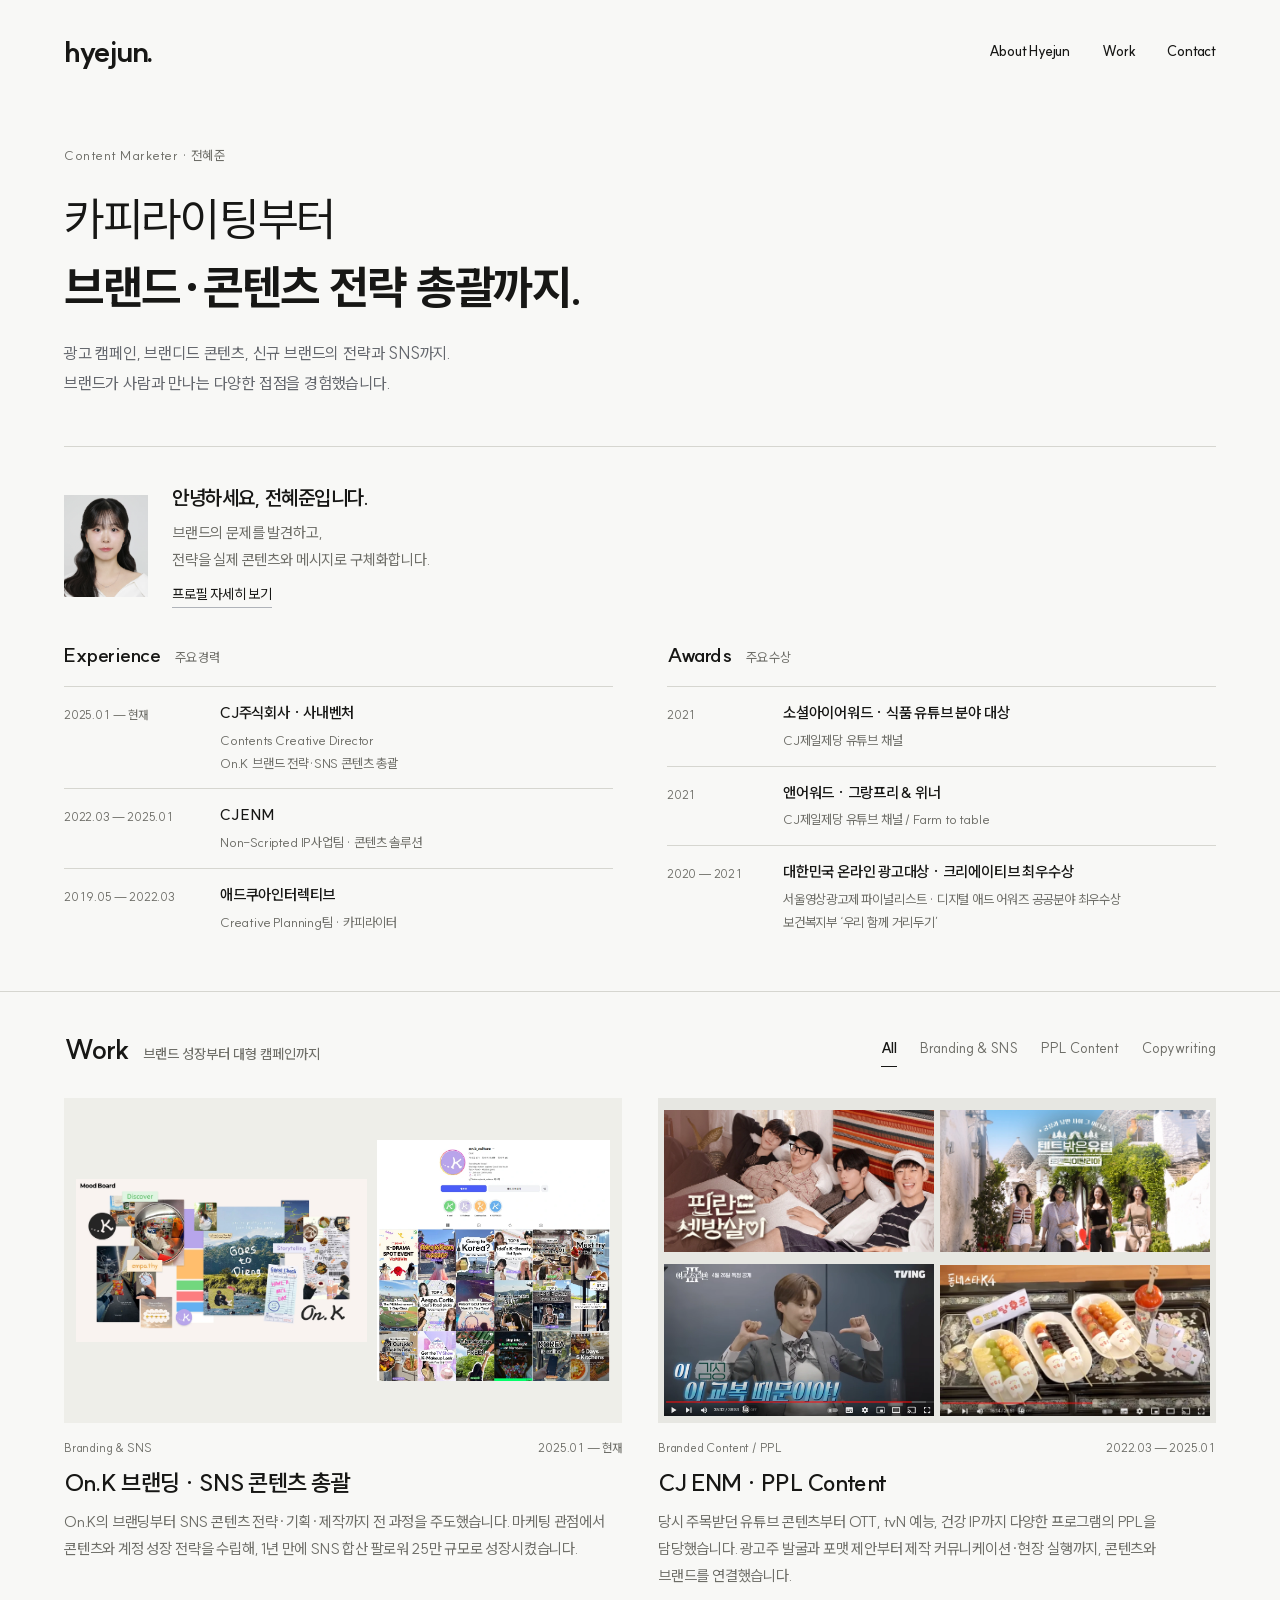
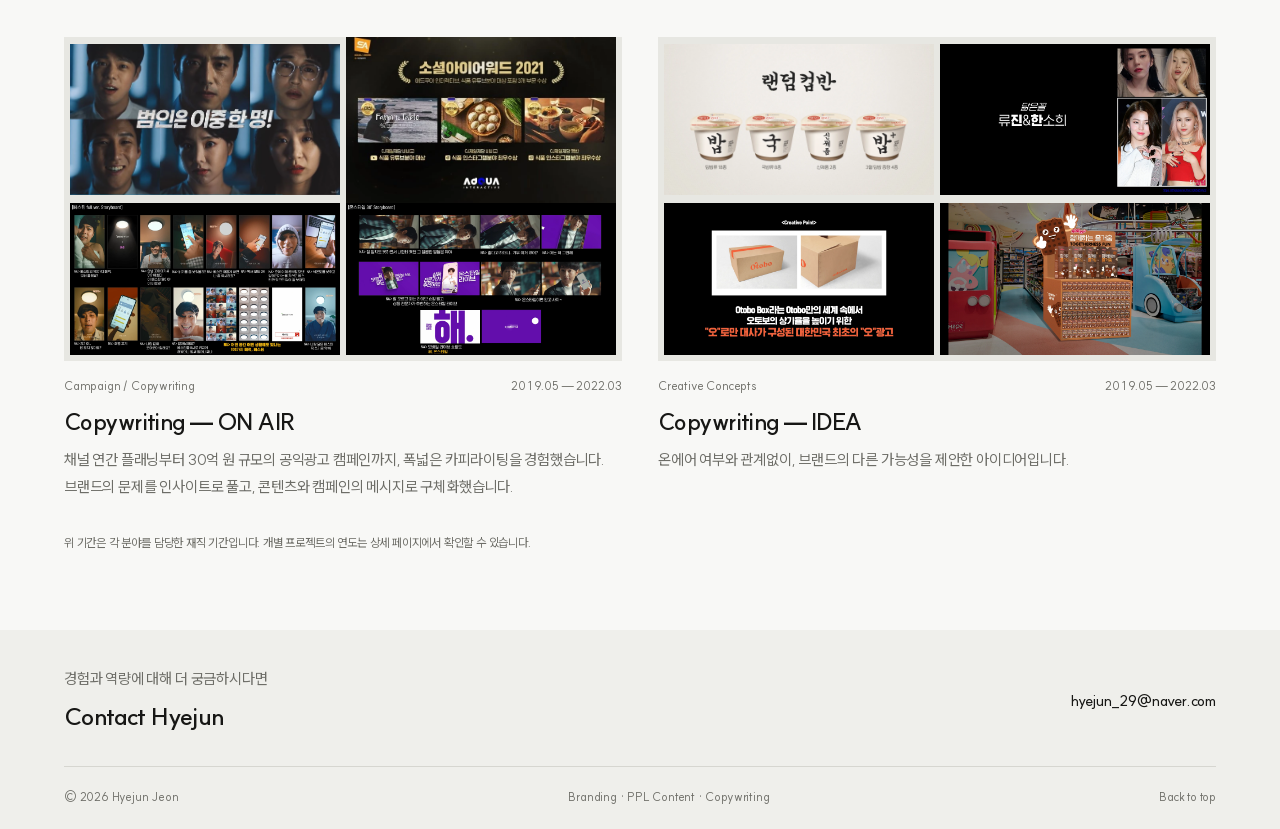
<file: index.html>
<!doctype html><html lang="ko"><head><meta charset="UTF-8"><meta name="viewport" content="width=device-width,initial-scale=1"><title>전혜준 | Content Marketer</title><meta name="description" content="카피라이팅부터 브랜드·콘텐츠 전략까지, 전혜준의 포트폴리오."><meta name="theme-color" content="#f8f8f6"><link rel="icon" href="favicon.svg" type="image/svg+xml"><link rel="preload" href="fonts/SUIT-Variable.woff2" as="font" type="font/woff2" crossorigin><link rel="stylesheet" href="style.css?v=20261005-layout"><meta property="og:type" content="website"><meta property="og:site_name" content="Hyejun Portfolio"><meta property="og:locale" content="ko_KR"><meta property="og:title" content="전혜준 | Content Marketer"><meta property="og:description" content="카피라이팅부터 브랜드·콘텐츠 전략까지, 전혜준의 포트폴리오."><meta property="og:url" content="https://ajhj48.github.io/hyejun-portfolio/"><meta property="og:image" content="https://ajhj48.github.io/hyejun-portfolio/assets/portfolio-share-v1.jpg"><meta property="og:image:type" content="image/jpeg"><meta property="og:image:width" content="1734"><meta property="og:image:height" content="907"><meta property="og:image:alt" content="HYEJUN JEON PORTFOLIO — Branding, PPL Content, Copywriting"><meta name="twitter:card" content="summary_large_image"><meta name="twitter:title" content="전혜준 | Content Marketer"><meta name="twitter:description" content="카피라이팅부터 브랜드·콘텐츠 전략까지, 전혜준의 포트폴리오."><meta name="twitter:image" content="https://ajhj48.github.io/hyejun-portfolio/assets/portfolio-share-v1.jpg"><meta name="twitter:image:alt" content="HYEJUN JEON PORTFOLIO"><link rel="canonical" href="https://ajhj48.github.io/hyejun-portfolio/"></head><body id="top"><a class="skip-link" href="#main">본문으로 이동</a><header class="site-header"><a class="wordmark" href="index.html" aria-label="Hyejun 포트폴리오 홈">hyejun.</a><nav aria-label="주요 메뉴"><a href="index.html#about">About Hyejun</a><a href="index.html#work">Work</a><a href="index.html#contact">Contact</a></nav></header><main id="main"><section class="opening"><p class="opening-label">Content Marketer · 전혜준</p><h1>카피라이팅부터<br><strong>브랜드·콘텐츠 전략 총괄까지.</strong></h1><p class="opening-description">광고 캠페인, 브랜디드 콘텐츠, 신규 브랜드의 전략과 SNS까지.<br>브랜드가 사람과 만나는 다양한 접점을 경험했습니다.</p></section><section class="intro-career" id="about"><div class="intro-person"><img src="assets/5960b835dd62.webp" alt="전혜준 프로필 사진" width="84" height="102" class="small-portrait"><div><h2>안녕하세요, 전혜준입니다.</h2><p>브랜드의 문제를 발견하고,<br>전략을 실제 콘텐츠와 메시지로 구체화합니다.</p><a class="text-link" href="about.html">프로필 자세히 보기</a></div></div><div class="credentials-grid"><section class="intro-history" aria-labelledby="career-title"><h2 class="section-label" id="career-title">Experience <span>주요 경력</span></h2><div class="career-list"><article><time>2025.01 — 현재</time><div><h3>CJ주식회사 · 사내벤처</h3><p>Contents Creative Director</p><p>On.K 브랜드 전략·SNS 콘텐츠 총괄</p></div></article><article><time>2022.03 — 2025.01</time><div><h3>CJ ENM</h3><p>Non-Scripted IP사업팀 · 콘텐츠 솔루션</p></div></article><article><time>2019.05 — 2022.03</time><div><h3>애드쿠아인터렉티브</h3><p>Creative Planning팀 · 카피라이터</p></div></article></div></section><section class="intro-awards" aria-labelledby="awards-title"><h2 class="section-label" id="awards-title">Awards <span>주요 수상</span></h2><div class="awards-list"><article><time>2021</time><div><h3>소셜아이어워드 · 식품 유튜브 분야 대상</h3><p>CJ제일제당 유튜브 채널</p></div></article><article><time>2021</time><div><h3>앤어워드 · 그랑프리 & 위너</h3><p>CJ제일제당 유튜브 채널 / Farm to table</p></div></article><article><time>2020 — 2021</time><div><h3>대한민국 온라인 광고대상 · 크리에이티브 최우수상</h3><p>서울영상광고제 파이널리스트 · 디지털 애드 어워즈 공공분야 최우수상</p><p>보건복지부 ‘우리 함께 거리두기’</p></div></article></div></section></div></section><section class="work-section" id="work"><div class="section-head"><h2 class="work-title">Work <span class="work-highlight">브랜드 성장부터 대형 캠페인까지</span></h2><div class="filters" role="group" aria-label="작업 분야 필터"><button class="active" id="filter-all" data-filter="all" aria-controls="work-panel-all" aria-pressed="true">All</button><button id="filter-brand" data-filter="brand" aria-controls="work-panel-brand" aria-pressed="false">Branding &amp; SNS</button><button id="filter-content" data-filter="content" aria-controls="work-panel-content" aria-pressed="false">PPL Content</button><button id="filter-copy" data-filter="copy" aria-controls="work-panel-copy" aria-pressed="false">Copywriting</button></div></div><div class="work-panel" id="work-panel-all" data-work-panel="all" role="region" aria-labelledby="filter-all"><div class="project-grid"><a class="project-card" data-category="brand" href="on-k.html"><div class="card-image card-on-k collection-collage onk-overview"><div class="collage-tile moodboard-panel"><img src="assets/dc4c7c80dd3a.webp" alt="On.K 브랜드 무드보드" loading="lazy" decoding="async"></div><div class="collage-tile instagram-panel"><img src="assets/590e85eba81e.webp" alt="On.K 인스타그램 프로필과 여러 캐러셀 콘텐츠가 보이는 전체 피드 캡처" loading="lazy" decoding="async"></div></div><div class="card-small"><span>Branding &amp; SNS</span><span>2025.01 — 현재</span></div><h3>On.K 브랜딩 · SNS 콘텐츠 총괄</h3><p>On.K의 브랜딩부터 SNS 콘텐츠 전략·기획·제작까지 전 과정을 주도했습니다. 마케팅 관점에서 콘텐츠와 계정 성장 전략을 수립해, 1년 만에 SNS 합산 팔로워 25만 규모로 성장시켰습니다.</p></a><a class="project-card" data-category="content" href="contents-solution.html"><div class="card-image card-contents-solution collection-collage"><div class="collage-tile"><img src="assets/tvn-finland.webp" alt="핀란드 셋방살이" loading="lazy" decoding="async"></div><div class="collage-tile"><img src="assets/tvn-italy.webp" alt="텐트 밖은 유럽" loading="lazy" decoding="async"></div><div class="collage-tile"><img src="assets/c3c98039a7b0.webp" alt="여고추리반3" loading="lazy" decoding="async"></div><div class="collage-tile"><img src="assets/b8959dc64622.webp" alt="동네스타K4" loading="lazy" decoding="async"></div></div><div class="card-small"><span>Branded Content / PPL</span><span>2022.03 — 2025.01</span></div><h3>CJ ENM · PPL Content</h3><p>당시 주목받던 유튜브 콘텐츠부터 OTT, tvN 예능, 건강 IP까지 다양한 프로그램의 PPL을 담당했습니다. 광고주 발굴과 포맷 제안부터 제작 커뮤니케이션·현장 실행까지, 콘텐츠와 브랜드를 연결했습니다.</p></a><a class="project-card" data-category="copy" href="on-air.html"><div class="card-image card-on-air collection-collage"><div class="collage-tile"><img src="assets/0f25f57cc225.webp" alt="햇반컵반 캠페인" loading="lazy" decoding="async"></div><div class="collage-tile"><img src="assets/6eef30f8a696.webp" alt="비비고 유튜브" loading="lazy" decoding="async"></div><div class="collage-tile"><img src="assets/9d2eccc7ae03.webp" alt="베스틴 캠페인" loading="lazy" decoding="async"></div><div class="collage-tile"><img src="assets/1f56256b527c.webp" alt="CJ온스타일 캠페인" loading="lazy" decoding="async"></div></div><div class="card-small"><span>Campaign / Copywriting</span><span>2019.05 — 2022.03</span></div><h3>Copywriting — ON AIR</h3><p>채널 연간 플래닝부터 30억 원 규모의 공익광고 캠페인까지, 폭넓은 카피라이팅을 경험했습니다. 브랜드의 문제를 인사이트로 풀고, 콘텐츠와 캠페인의 메시지로 구체화했습니다.</p></a><a class="project-card" data-category="copy" href="ideas.html"><div class="card-image card-ideas collection-collage"><div class="collage-tile"><img src="assets/b1326d0b1428.webp" alt="햇반컵반 아이디어" loading="lazy" decoding="async"></div><div class="collage-tile"><img src="assets/79688a3e6758.webp" alt="끌레도르 아이디어" loading="lazy" decoding="async"></div><div class="collage-tile"><img src="assets/11a935d57b03.webp" alt="오토보 아이디어" loading="lazy" decoding="async"></div><div class="collage-tile"><img src="assets/3c36a2945a91.webp" alt="첵스초코 아이디어" loading="lazy" decoding="async"></div></div><div class="card-small"><span>Creative Concepts</span><span>2019.05 — 2022.03</span></div><h3>Copywriting — IDEA</h3><p>온에어 여부와 관계없이, 브랜드의 다른 가능성을 제안한 아이디어입니다.</p></a></div><p class="date-note">위 기간은 각 분야를 담당한 재직 기간입니다. 개별 프로젝트의 연도는 상세 페이지에서 확인할 수 있습니다.</p></div><!-- INLINE WORK PANELS START --><div class="work-panel inline-collection" id="work-panel-brand" data-work-panel="brand" role="region" aria-labelledby="filter-brand" hidden><section class="collection-heading"><div class="collection-meta"><span>Branding &amp; SNS</span><span>2025.01 — 현재</span></div><h3>On.K 브랜딩 · SNS 콘텐츠 총괄</h3><p><span class="intro-line">On.K의 브랜딩부터 SNS 콘텐츠 전략·기획·제작까지 전 과정을 주도했습니다.</span><span class="intro-line">마케팅 관점에서 콘텐츠와 계정 성장 전략을 수립해, 1년 만에 SNS 합산 팔로워 25만 규모로 성장시켰습니다.</span></p><ul class="role-keywords" aria-label="담당 역할"><li>브랜딩</li><li>콘텐츠 전략</li><li>기획 · 제작</li><li>계정 성장</li></ul></section><section class="case-grid"><article class="case"><button class="image-zoom case-cover" aria-label="Brand identity 이미지 크게 보기"><img src="assets/dc4c7c80dd3a.webp" alt="Brand identity 작업 썸네일" loading="lazy" decoding="async" ></button><div class="case-text"><div class="case-label"><span>2025.01 — 현재 · 브랜드 전략</span></div><h4>Brand identity</h4><p class="case-description">낯선 한국을 친근하게 경험하는 브랜드. 로고·컬러·무드보드·슬로건의 방향을 하나로 연결했습니다.</p><p class="key-copy">“Step into the Real Korea”</p><dl class="case-facts"><div><dt>한 일</dt><dd>브랜드 방향성, 핸드라이팅 로고·컬러·무드, 슬로건 설계</dd></div><div><dt>결과 · 의미</dt><dd>브랜드의 첫인상과 콘텐츠 톤을 일관된 방향으로 정리</dd></div></dl><details class="case-materials"><summary>작업 이미지 · 영상 더 보기</summary><div class="materials-grid"><button class="image-zoom" aria-label="Brand identity 추가 이미지 크게 보기"><img src="assets/33cc2d3b9e51.webp" alt="Brand identity 추가 작업물" loading="lazy" decoding="async" ></button><button class="image-zoom" aria-label="Brand identity 추가 이미지 크게 보기"><img src="assets/9a85798438f9.webp" alt="Brand identity 추가 작업물" loading="lazy" decoding="async" ></button><button class="image-zoom" aria-label="Brand identity 추가 이미지 크게 보기"><img src="assets/7f128b70aeda.webp" alt="Brand identity 추가 작업물" loading="lazy" decoding="async" ></button></div></details></div></article><article class="case"><button class="image-zoom case-cover" aria-label="SNS 콘텐츠 전략 이미지 크게 보기"><img src="assets/590e85eba81e.webp" alt="SNS 콘텐츠 전략 작업 썸네일" loading="lazy" decoding="async" ></button><div class="case-text"><div class="case-label"><span>2025.06 — 현재 · SNS 운영</span></div><h4>SNS 콘텐츠 전략</h4><p class="case-description">마케팅 관점에서 타깃의 관심과 행동을 분석해 콘텐츠 전략과 계정 성장 전략을 수립했습니다. 콘텐츠를 네 가지 역할로 편성하고, 댓글·저장·공유 반응을 다음 콘텐츠 기획에 반영했습니다.</p><dl class="case-facts"><div><dt>한 일</dt><dd>콘텐츠 전략 및 계정 성장 전략 수립, 콘텐츠 카테고리 설계, 채널별 편성, 고객 반응 분석</dd></div><div><dt>결과 · 의미</dt><dd>1년 만에 SNS 합산 팔로워 25만 규모로 성장</dd></div></dl><details class="case-materials"><summary>작업 이미지 · 영상 더 보기</summary><div class="materials-grid"><button class="image-zoom" aria-label="SNS 콘텐츠 전략 추가 이미지 크게 보기"><img src="assets/0fdab0b12f5b.webp" alt="SNS 콘텐츠 전략 추가 작업물" loading="lazy" decoding="async" ></button></div><div class="video-links"><a href="https://www.instagram.com/on.k_culture/" target="_blank" rel="noopener noreferrer">인스타그램</a><a href="https://www.youtube.com/@onk_koreatravel" target="_blank" rel="noopener noreferrer">유튜브</a></div></details></div></article></section><section class="strategy-section"><div class="strategy-intro"><span class="eyebrow">SNS STRATEGY</span><h4>각 콘텐츠에,<br>다른 역할을 주었습니다.</h4><p>관심 → 브랜드 이해 → 여행 정보 활용.<br>고객의 반응을 다음 콘텐츠 기획에 반영했습니다.</p></div><div class="strategy-tables"><table><caption>콘텐츠 카테고리와 역할</caption><thead><tr><th scope="col">카테고리</th><th scope="col">무엇을 담았나</th><th scope="col">역할</th></tr></thead><tbody><tr><th scope="row">K-Moment</th><td>한국의 순간·밈</td><td>가볍게 소비하고 공유</td></tr><tr><th scope="row">Hidden-K</th><td>숨은 장소·로컬 문화</td><td>새로운 여행 관심 발견</td></tr><tr><th scope="row">Only With On.K</th><td>브랜드만의 관점·경험</td><td>브랜드 메시지 전달</td></tr><tr><th scope="row">K-Pick Map</th><td>맛집·스팟·여행 정보</td><td>저장·공유·댓글로 니즈 파악</td></tr></tbody></table><table><caption>채널별 운영 방향</caption><thead><tr><th scope="col">채널</th><th scope="col">전략</th></tr></thead><tbody><tr><th scope="row">Instagram</th><td>비주얼 중심의 K-Culture 콘텐츠 / 저장·공유 유도</td></tr><tr><th scope="row">YouTube</th><td>K-Culture를 깊이 있게 경험하는 영상 콘텐츠</td></tr><tr><th scope="row">브랜드 채널</th><td>On.K의 브랜드 메시지와 서비스 전달</td></tr></tbody></table></div></section><section class="impact-section"><div class="section-head"><h4>K-Pick Map</h4><p>‘유명한 한국’보다 ‘진짜 한국’에 대한 니즈를 콘텐츠로.</p></div><div class="impact-grid"><article><a class="reel-link" href="https://www.instagram.com/reel/DKig7NKylDf/?stkn=MW93ZXNvd2t1NXZiaw==" target="_blank" rel="noopener noreferrer" aria-label="경복궁 인스타그램 릴스 보기"><img src="assets/7d22a12dc758.webp" alt="경복궁 K-Pick Map" loading="lazy" decoding="async" ></a><h5>경복궁</h5><p>조회수 <strong>1,300만+</strong></p></article><article><a class="reel-link" href="https://www.instagram.com/reel/DYWoiwUP2hQ/?stkn=NGtvOGlsdWtuZG9r" target="_blank" rel="noopener noreferrer" aria-label="명동 야시장 인스타그램 릴스 보기"><img src="assets/9e9f6a1c0204.webp" alt="명동 야시장 K-Pick Map" loading="lazy" decoding="async" ></a><h5>명동 야시장</h5><p>조회수 <strong>1,212만+</strong></p></article><article><a class="reel-link" href="https://www.instagram.com/reel/DY6zq4CPJZL/?stkn=aDQwcGl0MzM3enc4" target="_blank" rel="noopener noreferrer" aria-label="남산 인스타그램 릴스 보기"><img src="assets/bac192288637.webp" alt="남산 K-Pick Map" loading="lazy" decoding="async" ></a><h5>남산</h5><p>조회수 <strong>796만+</strong></p></article></div></section></div><div class="work-panel inline-collection" id="work-panel-content" data-work-panel="content" role="region" aria-labelledby="filter-content" hidden><section class="collection-heading"><div class="collection-meta"><span>PPL Content / Sponsorship</span><span>2022.03 — 2025.01</span></div><h3>CJ ENM · PPL Content</h3><p><span class="intro-line">당시 주목받던 유튜브 콘텐츠부터 OTT, tvN 예능, 건강 IP까지 다양한 프로그램의 PPL을 담당했습니다.</span><span class="intro-line">광고주 발굴과 포맷 제안부터 제작 커뮤니케이션·현장 실행까지, 콘텐츠와 브랜드를 연결했습니다.</span></p></section><section class="case-grid"><article class="case"><button class="image-zoom case-cover" aria-label="핀란드 셋방살이 이미지 크게 보기"><img src="assets/tvn-finland.webp" alt="핀란드 셋방살이 작업 썸네일" loading="lazy" decoding="async" ></button><div class="case-text"><div class="case-label"><span>방영 2024.12.06 — 2025.02.07</span></div><h4>핀란드 셋방살이</h4><p class="case-description">12억 원 규모의 협찬 커뮤니케이션을 담당하며 프로그램과 브랜드를 연결했습니다.</p><dl class="case-facts"><div><dt>한 일</dt><dd>협찬 커뮤니케이션 담당</dd></div><div><dt>결과 · 의미</dt><dd>12억 원 규모 협찬의 커뮤니케이션 수행</dd></div></dl><a class="source-link" href="https://tvn.cjenm.com/ko/Rented-In-Finland/" target="_blank" rel="noopener noreferrer">프로그램 정보 · 이미지 출처: tvN</a></div></article><article class="case"><button class="image-zoom case-cover" aria-label="텐트 밖은 유럽 5 — 로맨틱 이탈리아 이미지 크게 보기"><img src="assets/tvn-italy.webp" alt="텐트 밖은 유럽 5 — 로맨틱 이탈리아 작업 썸네일" loading="lazy" decoding="async" ></button><div class="case-text"><div class="case-label"><span>방영 2024.10.17 — 2025.01.02</span></div><h4>텐트 밖은 유럽 5 — 로맨틱 이탈리아</h4><p class="case-description">여행·캠핑 예능의 콘텐츠 안에서 브랜드가 함께할 수 있도록 협찬을 담당했습니다.</p><dl class="case-facts"><div><dt>한 일</dt><dd>프로그램 협찬 담당</dd></div><div><dt>결과 · 의미</dt><dd>여행·캠핑 콘텐츠 내 브랜드 협찬 진행</dd></div></dl><a class="source-link" href="https://tvn.cjenm.com/ko/Europe-Outside-Your-Tent-Romantic-Italy/" target="_blank" rel="noopener noreferrer">프로그램 정보 · 이미지 출처: tvN</a></div></article><article class="case"><button class="image-zoom case-cover" aria-label="70억의 선택 이미지 크게 보기"><img src="assets/e91dc0af39a1.webp" alt="70억의 선택 작업 썸네일" loading="lazy" decoding="async" ></button><div class="case-text"><div class="case-label"><span>2022 — 2025 · 재직 기간 내</span></div><h4>70억의 선택</h4><p class="case-description">건강 IP의 세일즈 구조를 이해하고, 광고주와 제작·심의를 조율했습니다.</p><dl class="case-facts"><div><dt>한 일</dt><dd>광고주·대행사 미팅, 제작진·작가·심의 커뮤니케이션, 현장 PPL 관리</dd></div><div><dt>결과 · 의미</dt><dd>콘텐츠 구조에 맞춘 협찬 실행</dd></div></dl><details class="case-materials"><summary>작업 이미지 · 영상 더 보기</summary><div class="video-links"><a href="https://www.youtube.com/watch?v=wI40dR8Ya20" target="_blank" rel="noopener noreferrer">영상 보기</a></div></details></div></article><article class="case"><button class="image-zoom case-cover" aria-label="여고추리반3 — 감성교복 PPL 이미지 크게 보기"><img src="assets/c3c98039a7b0.webp" alt="여고추리반3 — 감성교복 PPL 작업 썸네일" loading="lazy" decoding="async" ></button><div class="case-text"><div class="case-label"><span>2024 · 시즌3</span></div><h4>여고추리반3 — 감성교복 PPL</h4><p class="case-description">제작진이 필요한 교복을 협찬 솔루션으로 연결해 제작과 브랜드 모두의 목적을 충족했습니다.</p><dl class="case-facts"><div><dt>한 일</dt><dd>신규 광고주 발굴, 선제안·미팅·실행, 현장 PPL 관리</dd></div><div><dt>결과 · 의미</dt><dd>감성교복 협찬 성사 및 제작 비용 부담 경감</dd></div></dl><details class="case-materials"><summary>작업 이미지 · 영상 더 보기</summary><div class="video-links"><a href="https://www.youtube.com/watch?v=uBsOh4SraJA" target="_blank" rel="noopener noreferrer">영상 보기</a></div></details></div></article><article class="case"><button class="image-zoom case-cover" aria-label="동네스타K4 — 타깃 맞춤 PPL 이미지 크게 보기"><img src="assets/b8959dc64622.webp" alt="동네스타K4 — 타깃 맞춤 PPL 작업 썸네일" loading="lazy" decoding="async" ></button><div class="case-text"><div class="case-label"><span>2024 · 시즌4</span></div><h4>동네스타K4 — 타깃 맞춤 PPL</h4><p class="case-description">셀럽 토크쇼의 게스트와 1020 구독자층에 맞춰 문화콘텐츠·브랜드 PPL을 제안했습니다.</p><dl class="case-facts"><div><dt>한 일</dt><dd>문화콘텐츠 PPL 제안·실행, 게스트와 업종 매칭</dd></div><div><dt>결과 · 의미</dt><dd>제작진의 섭외 부담을 덜고 프로그램에 맞는 협찬 진행</dd></div></dl><details class="case-materials"><summary>작업 이미지 · 영상 더 보기</summary><div class="materials-grid"><button class="image-zoom" aria-label="동네스타K4 — 타깃 맞춤 PPL 추가 이미지 크게 보기"><img src="assets/cf431673523e.webp" alt="동네스타K4 — 타깃 맞춤 PPL 추가 작업물" loading="lazy" decoding="async" ></button><button class="image-zoom" aria-label="동네스타K4 — 타깃 맞춤 PPL 추가 이미지 크게 보기"><img src="assets/d8a0a019dc9d.webp" alt="동네스타K4 — 타깃 맞춤 PPL 추가 작업물" loading="lazy" decoding="async" ></button><button class="image-zoom" aria-label="동네스타K4 — 타깃 맞춤 PPL 추가 이미지 크게 보기"><img src="assets/4052adebcdeb.webp" alt="동네스타K4 — 타깃 맞춤 PPL 추가 작업물" loading="lazy" decoding="async" ></button></div><div class="video-links"><a href="https://www.youtube.com/watch?v=ptiKeDNuxd0" target="_blank" rel="noopener noreferrer">영상 01</a><a href="https://www.youtube.com/watch?v=PEoaf5tYZkY" target="_blank" rel="noopener noreferrer">영상 02</a><a href="https://www.youtube.com/watch?v=hhipCONR_X4" target="_blank" rel="noopener noreferrer">영상 03</a><a href="https://www.youtube.com/watch?v=Qd7dvFX1zPc" target="_blank" rel="noopener noreferrer">영상 04</a><a href="https://www.youtube.com/watch?v=3eSZJEaZfdk" target="_blank" rel="noopener noreferrer">영상 05</a></div></details></div></article><article class="case"><button class="image-zoom case-cover" aria-label="어서오세요 웰컴스토어에 이미지 크게 보기"><img src="assets/1e0c312b3413.webp" alt="어서오세요 웰컴스토어에 작업 썸네일" loading="lazy" decoding="async" ></button><div class="case-text"><div class="case-label"><span>2022 — 2025 · 재직 기간 내</span></div><h4>어서오세요 웰컴스토어에</h4><p class="case-description">콘텐츠 선공개를 라이브 커머스로 연결한 오피스물 형식의 브랜디드 콘텐츠입니다.</p><dl class="case-facts"><div><dt>한 일</dt><dd>TF 포맷 아이데이션, 광고주 선별, 인물·회차 아이디어 보조</dd></div><div><dt>결과 · 의미</dt><dd>광고주 5개 / 조회수 100만+ / 라이브 커머스 최고 매출 5천만 원</dd></div></dl><details class="case-materials"><summary>작업 이미지 · 영상 더 보기</summary><div class="materials-grid"><button class="image-zoom" aria-label="어서오세요 웰컴스토어에 추가 이미지 크게 보기"><img src="assets/f8a48dce4a8a.webp" alt="어서오세요 웰컴스토어에 추가 작업물" loading="lazy" decoding="async" ></button><button class="image-zoom" aria-label="어서오세요 웰컴스토어에 추가 이미지 크게 보기"><img src="assets/d0eb7b1d6d7f.webp" alt="어서오세요 웰컴스토어에 추가 작업물" loading="lazy" decoding="async" ></button><button class="image-zoom" aria-label="어서오세요 웰컴스토어에 추가 이미지 크게 보기"><img src="assets/16d5345818fd.webp" alt="어서오세요 웰컴스토어에 추가 작업물" loading="lazy" decoding="async" ></button><button class="image-zoom" aria-label="어서오세요 웰컴스토어에 추가 이미지 크게 보기"><img src="assets/1d41322b2df5.webp" alt="어서오세요 웰컴스토어에 추가 작업물" loading="lazy" decoding="async" ></button></div><div class="video-links"><a href="https://www.youtube.com/watch?v=EJSGFFBnZgY" target="_blank" rel="noopener noreferrer">영상 01</a><a href="https://www.youtube.com/watch?v=jnXY7dAMSGA" target="_blank" rel="noopener noreferrer">영상 02</a><a href="https://www.youtube.com/watch?v=sYU5duiPn5U" target="_blank" rel="noopener noreferrer">영상 03</a><a href="https://www.youtube.com/watch?v=TF7vyazQAs0" target="_blank" rel="noopener noreferrer">영상 04</a><a href="https://www.youtube.com/watch?v=bz_WyqfI-28" target="_blank" rel="noopener noreferrer">영상 05</a><a href="https://www.youtube.com/watch?v=VKvq2c6GCXE" target="_blank" rel="noopener noreferrer">영상 06</a></div></details></div></article><article class="case"><a class="case-cover video-cover" href="https://www.youtube.com/watch?v=DzzbKD9vlb4" target="_blank" rel="noopener noreferrer" aria-label="방과후 / 밴드부 · 댄스부 영상 보기"><span class="cover-title">방과후<br>밴드부 · 댄스부<small>영상 보기</small></span><img class="external-thumbnail" src="https://i.ytimg.com/vi/DzzbKD9vlb4/hqdefault.jpg" alt="방과후 / 밴드부 · 댄스부 영상 썸네일" loading="lazy"></a><div class="case-text"><div class="case-label"><span>2022 — 2023</span></div><h4>방과후 밴드부 · 방과후 댄스부</h4><p class="case-description">청소년이 직접 노담송과 댄스 챌린지를 만드는 참여형 노담 캠페인입니다.</p><dl class="case-facts"><div><dt>한 일</dt><dd>밴드부·댄스부 컨셉 제안, 광고주·제작 의견 조율, 래원·출연진 행사 섭외 제안</dd></div><div><dt>결과 · 의미</dt><dd>브랜디드 콘텐츠를 음원·챌린지·오프라인 행사로 확장 / 2년 연속 진행</dd></div></dl><details class="case-materials"><summary>작업 이미지 · 영상 더 보기</summary><div class="video-links"><a href="https://www.youtube.com/watch?v=DzzbKD9vlb4" target="_blank" rel="noopener noreferrer">영상 01</a><a href="https://www.youtube.com/watch?v=Tbm0d060ltU" target="_blank" rel="noopener noreferrer">영상 02</a></div></details></div></article><article class="case"><button class="image-zoom case-cover" aria-label="겁도 없꾸라 — 기획·브랜디드 PPL 이미지 크게 보기"><img src="assets/82c535ae0239.webp" alt="겁도 없꾸라 — 기획·브랜디드 PPL 작업 썸네일" loading="lazy" decoding="async" ></button><div class="case-text"><div class="case-label"><span>2022 — 2025 · 재직 기간 내</span></div><h4>겁도 없꾸라 — 기획·브랜디드 PPL</h4><p class="case-description">게임 속 요리 미션을 현실에서 재현해 원신을 콘텐츠의 에피소드로 녹였습니다.</p><dl class="case-facts"><div><dt>한 일</dt><dd>게임 요리 재현 컨셉 제안, 광고주·제작팀 의견 조율</dd></div><div><dt>결과 · 의미</dt><dd>해당 브랜디드 회차 조회수 125만 (원문 기재 수치)</dd></div></dl><details class="case-materials"><summary>작업 이미지 · 영상 더 보기</summary><div class="materials-grid"><button class="image-zoom" aria-label="겁도 없꾸라 — 기획·브랜디드 PPL 추가 이미지 크게 보기"><img src="assets/fde7fd398b8f.webp" alt="겁도 없꾸라 — 기획·브랜디드 PPL 추가 작업물" loading="lazy" decoding="async" ></button><button class="image-zoom" aria-label="겁도 없꾸라 — 기획·브랜디드 PPL 추가 이미지 크게 보기"><img src="assets/3e04fea7b8e4.webp" alt="겁도 없꾸라 — 기획·브랜디드 PPL 추가 작업물" loading="lazy" decoding="async" ></button></div><div class="video-links"><a href="https://www.youtube.com/watch?v=iU9W__U440I" target="_blank" rel="noopener noreferrer">영상 01</a><a href="https://www.youtube.com/watch?v=udAkMdSgPQs" target="_blank" rel="noopener noreferrer">영상 02</a><a href="https://www.youtube.com/watch?v=J2GD80Oxf24" target="_blank" rel="noopener noreferrer">영상 03</a><a href="https://www.youtube.com/watch?v=fypo_bXOu6g" target="_blank" rel="noopener noreferrer">영상 04</a></div></details></div></article><article class="case"><button class="image-zoom case-cover" aria-label="낮술의 기하핰 — 시즌 1·2 이미지 크게 보기"><img src="assets/bd6bd4fafdc9.webp" alt="낮술의 기하핰 — 시즌 1·2 작업 썸네일" loading="lazy" decoding="async" ></button><div class="case-text"><div class="case-label"><span>2022 — 2025 · 재직 기간 내</span></div><h4>낮술의 기하핰 — 시즌 1·2</h4><p class="case-description">낮술 기행의 맥락에 맞는 주류·픽업 앱·숙박 브랜드를 연결했습니다.</p><dl class="case-facts"><div><dt>한 일</dt><dd>광고주 선별·제안, 광고주와 제작팀 의견 조율</dd></div><div><dt>결과 · 의미</dt><dd>탈리스커·데일리샷·컨디션·여기어때 PPL 진행</dd></div></dl><details class="case-materials"><summary>작업 이미지 · 영상 더 보기</summary><div class="materials-grid"><button class="image-zoom" aria-label="낮술의 기하핰 — 시즌 1·2 추가 이미지 크게 보기"><img src="assets/800280ddb8ed.webp" alt="낮술의 기하핰 — 시즌 1·2 추가 작업물" loading="lazy" decoding="async" ></button><button class="image-zoom" aria-label="낮술의 기하핰 — 시즌 1·2 추가 이미지 크게 보기"><img src="assets/20c1c9f89462.webp" alt="낮술의 기하핰 — 시즌 1·2 추가 작업물" loading="lazy" decoding="async" ></button></div><div class="video-links"><a href="https://www.youtube.com/watch?v=jZeaTbxQGeY" target="_blank" rel="noopener noreferrer">영상 01</a><a href="https://www.youtube.com/watch?v=WIJGA2NsG-U" target="_blank" rel="noopener noreferrer">영상 02</a><a href="https://www.youtube.com/watch?v=OOHJh9iMIIU" target="_blank" rel="noopener noreferrer">영상 03</a><a href="https://www.youtube.com/watch?v=x4AcxlxGTvA" target="_blank" rel="noopener noreferrer">영상 04</a></div></details></div></article><article class="case"><button class="image-zoom case-cover" aria-label="소년탐정 김지웅 · 태양의 운동부 이미지 크게 보기"><img src="assets/628d4199fb47.webp" alt="소년탐정 김지웅 · 태양의 운동부 작업 썸네일" loading="lazy" decoding="async" ></button><div class="case-text"><div class="case-label"><span>2022 — 2025 · 재직 기간 내</span></div><h4>소년탐정 김지웅 · 태양의 운동부</h4><p class="case-description">1020 팬덤과 글로벌 멤버의 특성에 맞춰 간식·의류·글로벌 브랜드 협찬을 제안했습니다.</p><dl class="case-facts"><div><dt>한 일</dt><dd>브랜디드 회차 사전 답사·조율, 광고주 선별·제안, 제작 커뮤니케이션</dd></div><div><dt>결과 · 의미</dt><dd>달콤왕가탕후루·유니온페이·노스페이스 협찬 사례</dd></div></dl><details class="case-materials"><summary>작업 이미지 · 영상 더 보기</summary><div class="materials-grid"><button class="image-zoom" aria-label="소년탐정 김지웅 · 태양의 운동부 추가 이미지 크게 보기"><img src="assets/6271bf0a7556.webp" alt="소년탐정 김지웅 · 태양의 운동부 추가 작업물" loading="lazy" decoding="async" ></button><button class="image-zoom" aria-label="소년탐정 김지웅 · 태양의 운동부 추가 이미지 크게 보기"><img src="assets/196096cdf6d2.webp" alt="소년탐정 김지웅 · 태양의 운동부 추가 작업물" loading="lazy" decoding="async" ></button></div><div class="video-links"><a href="https://www.youtube.com/watch?v=ijIcVIXdPxU" target="_blank" rel="noopener noreferrer">영상 01</a><a href="https://www.youtube.com/watch?v=YE8Wo0ARPVs" target="_blank" rel="noopener noreferrer">영상 02</a><a href="https://www.youtube.com/watch?v=HO5RvFSaFvw" target="_blank" rel="noopener noreferrer">영상 03</a></div></details></div></article></section><p class="collection-note">성과 수치는 제공된 포트폴리오 기준입니다. 방영 기간은 프로젝트 제작·참여 기간과 다릅니다.</p></div><div class="work-panel inline-collection" id="work-panel-copy" data-work-panel="copy" role="region" aria-labelledby="filter-copy" hidden><section class="collection-heading copy-overview"><h3>Copywriting</h3><p><span class="intro-line">채널 연간 플래닝부터 30억 원 규모의 공익광고 캠페인까지, 폭넓은 카피라이팅을 경험했습니다.</span><span class="intro-line">브랜드의 문제를 인사이트로 풀고, 콘텐츠와 캠페인의 메시지로 구체화했습니다.</span></p></section><section class="copy-collection" id="copy-on-air"><section class="collection-heading"><div class="collection-meta"><span>Campaign / Copywriting</span><span>2019.05 — 2022.03</span></div><h3>Copywriting — ON AIR</h3></section><section class="case-grid"><article class="case"><a class="case-cover video-cover" href="https://www.youtube.com/watch?v=D3PA8Yyznh4" target="_blank" rel="noopener noreferrer" aria-label="비비고 / 연간 유튜브 콘텐츠 영상 보기"><span class="cover-title">비비고<br>연간 유튜브 콘텐츠<small>영상 보기</small></span><img class="external-thumbnail" src="https://i.ytimg.com/vi/D3PA8Yyznh4/hqdefault.jpg" alt="비비고 / 연간 유튜브 콘텐츠 영상 썸네일" loading="lazy"></a><div class="case-text"><div class="case-label"><span>2021</span><span>프로젝트 기여도 10/10</span></div><h4>비비고 — 연간 유튜브 콘텐츠 기획</h4><p class="case-description">제철 요리·랭킹쇼·사연 도시락 등 서로 다른 포맷으로 브랜드의 연간 유튜브 콘텐츠를 설계했습니다. Farm to Table 12편을 포함해 총 약 20편의 영상이 유튜브에 업로드되었습니다.</p><dl class="case-facts"><div><dt>한 일</dt><dd>연간 컨셉 제안, 시리즈별 시놉시스 구성</dd></div><div><dt>결과 · 의미</dt><dd>소셜아이어워드 2021 식품 유튜브 분야 대상</dd></div></dl><details class="case-materials"><summary>작업 이미지 · 영상 더 보기</summary><div class="materials-grid"><button class="image-zoom" aria-label="비비고 — 연간 유튜브 Creative Planning 추가 이미지 크게 보기"><img src="assets/6eef30f8a696.webp" alt="비비고 — 연간 유튜브 Creative Planning 추가 작업물" loading="lazy" decoding="async" ></button><button class="image-zoom" aria-label="비비고 — 연간 유튜브 Creative Planning 추가 이미지 크게 보기"><img src="assets/5d03e0c23912.webp" alt="비비고 — 연간 유튜브 Creative Planning 추가 작업물" loading="lazy" decoding="async" ></button></div><div class="video-links"><a href="https://www.youtube.com/watch?v=D3PA8Yyznh4" target="_blank" rel="noopener noreferrer">영상 01</a><a href="https://www.youtube.com/playlist?list=PLNP46hjJbjGfm1VTjISVKoNvjH30D8IY0" target="_blank" rel="noopener noreferrer">영상 02</a><a href="https://www.youtube.com/watch?v=u4fMA5u7T5k" target="_blank" rel="noopener noreferrer">영상 03</a><a href="https://www.youtube.com/playlist?list=PLNP46hjJbjGfoBxAxUvBhAQGAqku94nNa" target="_blank" rel="noopener noreferrer">영상 04</a><a href="https://www.youtube.com/watch?v=GBREdTg7wK0" target="_blank" rel="noopener noreferrer">영상 05</a><a href="https://www.youtube.com/playlist?list=PLNP46hjJbjGc1Ri9czX78FtkUUE2BrMkj" target="_blank" rel="noopener noreferrer">영상 06</a><a href="https://www.youtube.com/watch?v=KpSWIksV6gc" target="_blank" rel="noopener noreferrer">영상 07</a><a href="https://www.youtube.com/watch?v=Din8bZwmdqM&amp;list=PLNP46hjJbjGdakC8tqJbYJ0HHObV-JSCo" target="_blank" rel="noopener noreferrer">영상 08</a><a href="https://www.youtube.com/watch?v=NZOtaZwnZ4E" target="_blank" rel="noopener noreferrer">영상 09</a></div></details></div></article><article class="case"><button class="image-zoom case-cover" aria-label="햇반컵반 — 명탐정컵반즈 이미지 크게 보기"><img src="assets/0f25f57cc225.webp" alt="햇반컵반 — 명탐정컵반즈 작업 썸네일" loading="lazy" decoding="async" ></button><div class="case-text"><div class="case-label"><span>2019 — 2022 · 재직 기간 내</span><span>프로젝트 기여도 7/10</span></div><h4>햇반컵반 — 명탐정컵반즈</h4><p class="case-description">Z세대가 직접 퀴즈를 풀고 팝업스토어를 찾는, 온·오프라인 참여형 캠페인입니다.</p><p class="key-copy">“먹으면 반햇, 햇반컵반햇”</p><dl class="case-facts"><div><dt>한 일</dt><dd>티저 구조, 모델 나문희 제안, 컨셉 디테일</dd></div><div><dt>결과 · 의미</dt><dd>디지털 영상 18개와 팝업·크리에이터 협업으로 접점 확장</dd></div></dl><details class="case-materials"><summary>작업 이미지 · 영상 더 보기</summary><div class="materials-grid"><button class="image-zoom" aria-label="햇반컵반 — 명탐정컵반즈 추가 이미지 크게 보기"><img src="assets/e867d572d9de.webp" alt="햇반컵반 — 명탐정컵반즈 추가 작업물" loading="lazy" decoding="async" ></button><button class="image-zoom" aria-label="햇반컵반 — 명탐정컵반즈 추가 이미지 크게 보기"><img src="assets/71520570a56a.webp" alt="햇반컵반 — 명탐정컵반즈 추가 작업물" loading="lazy" decoding="async" ></button><button class="image-zoom" aria-label="햇반컵반 — 명탐정컵반즈 추가 이미지 크게 보기"><img src="assets/bcd97fb4456d.webp" alt="햇반컵반 — 명탐정컵반즈 추가 작업물" loading="lazy" decoding="async" ></button><button class="image-zoom" aria-label="햇반컵반 — 명탐정컵반즈 추가 이미지 크게 보기"><img src="assets/051d6c9b5d47.webp" alt="햇반컵반 — 명탐정컵반즈 추가 작업물" loading="lazy" decoding="async" ></button><button class="image-zoom" aria-label="햇반컵반 — 명탐정컵반즈 추가 이미지 크게 보기"><img src="assets/0086bb330324.webp" alt="햇반컵반 — 명탐정컵반즈 추가 작업물" loading="lazy" decoding="async" ></button><button class="image-zoom" aria-label="햇반컵반 — 명탐정컵반즈 추가 이미지 크게 보기"><img src="assets/641465919945.webp" alt="햇반컵반 — 명탐정컵반즈 추가 작업물" loading="lazy" decoding="async" ></button><button class="image-zoom" aria-label="햇반컵반 — 명탐정컵반즈 추가 이미지 크게 보기"><img src="assets/95eccec312dc.webp" alt="햇반컵반 — 명탐정컵반즈 추가 작업물" loading="lazy" decoding="async" ></button><button class="image-zoom" aria-label="햇반컵반 — 명탐정컵반즈 추가 이미지 크게 보기"><img src="assets/167df4ab8407.webp" alt="햇반컵반 — 명탐정컵반즈 추가 작업물" loading="lazy" decoding="async" ></button></div><div class="video-links"><a href="https://www.youtube.com/watch?v=uy3qI4HYFAc" target="_blank" rel="noopener noreferrer">영상 01</a><a href="https://www.youtube.com/watch?v=C2szwd5PCFU" target="_blank" rel="noopener noreferrer">영상 02</a><a href="https://www.youtube.com/watch?v=-dnySEM1V5s" target="_blank" rel="noopener noreferrer">영상 03</a></div></details></div></article><article class="case"><button class="image-zoom case-cover" aria-label="베스틴 — 100가지 빛의 매력 이미지 크게 보기"><img src="assets/9d2eccc7ae03.webp" alt="베스틴 — 100가지 빛의 매력 작업 썸네일" loading="lazy" decoding="async" ></button><div class="case-text"><div class="case-label"><span>2019 — 2022 · 재직 기간 내</span><span>프로젝트 기여도 10/10</span></div><h4>베스틴 — 100가지 빛의 매력</h4><p class="case-description">최준의 캐릭터와 조명의 100가지 빛 조절 기능을 연결했습니다.</p><p class="key-copy">“어떤 공간 어떤 생활에도 빛나는 100가지 매력, 베스틴”</p><dl class="case-facts"><div><dt>한 일</dt><dd>전체 캠페인 아이디어·카피라이팅</dd></div><div><dt>결과 · 의미</dt><dd>첫 제안한 아이디어를 실제 캠페인으로 구현</dd></div></dl><details class="case-materials"><summary>작업 이미지 · 영상 더 보기</summary><div class="video-links"><a href="https://www.youtube.com/watch?v=KVwznLqAajI" target="_blank" rel="noopener noreferrer">영상 01</a><a href="https://www.youtube.com/watch?v=bWKM9RckZjo" target="_blank" rel="noopener noreferrer">영상 02</a><a href="https://www.youtube.com/watch?v=kk74Q88xhU4" target="_blank" rel="noopener noreferrer">영상 03</a></div></details></div></article><article class="case"><button class="image-zoom case-cover" aria-label="CJ온스타일 — 해. 온스타일 이미지 크게 보기"><img src="assets/1f56256b527c.webp" alt="CJ온스타일 — 해. 온스타일 작업 썸네일" loading="lazy" decoding="async" ></button><div class="case-text"><div class="case-label"><span>2019 — 2022 · 재직 기간 내</span><span>프로젝트 기여도 6/10</span></div><h4>CJ온스타일 — 해. 온스타일</h4><p class="case-description">검증된 상품 전문가와 끝까지 이어지는 소통을, 라이브 쇼핑의 차별점으로 전달했습니다.</p><p class="key-copy">“해. 온스타일”</p><dl class="case-facts"><div><dt>한 일</dt><dd>광고 컨셉 제안, 일부 카피라이팅</dd></div><div><dt>결과 · 의미</dt><dd>홈쇼핑의 강점을 라이브 쇼핑의 언어로 전환</dd></div></dl><details class="case-materials"><summary>작업 이미지 · 영상 더 보기</summary><div class="video-links"><a href="https://www.youtube.com/watch?v=udv-5T3cKno" target="_blank" rel="noopener noreferrer">영상 01</a><a href="https://www.youtube.com/watch?v=v1LBOfKqZcU" target="_blank" rel="noopener noreferrer">영상 02</a></div></details></div></article><article class="case"><button class="image-zoom case-cover" aria-label="AGE 20’s — 나를 사랑하는 나에게 이미지 크게 보기"><img src="assets/325956006a44.webp" alt="AGE 20’s — 나를 사랑하는 나에게 작업 썸네일" loading="lazy" decoding="async" ></button><div class="case-text"><div class="case-label"><span>2019 — 2022 · 재직 기간 내</span><span>프로젝트 기여도 9/10</span></div><h4>AGE 20’s — 나를 사랑하는 나에게</h4><p class="case-description">제품 시연을 넘어, 자신을 잃지 않으려는 여성의 마음에 공감하는 브랜드 메시지를 만들었습니다.</p><p class="key-copy">“나를 사랑하는 나에게”</p><dl class="case-facts"><div><dt>한 일</dt><dd>전체 컨셉, 바디카피·키카피라이팅</dd></div><div><dt>결과 · 의미</dt><dd>드라마타이즈 구성으로 브랜드의 공감 메시지 전달</dd></div></dl><details class="case-materials"><summary>작업 이미지 · 영상 더 보기</summary><div class="video-links"><a href="https://www.youtube.com/watch?v=BTRRYB6IH1o" target="_blank" rel="noopener noreferrer">영상 01</a><a href="https://www.youtube.com/watch?v=SD-Pli7UWCI" target="_blank" rel="noopener noreferrer">영상 02</a></div></details></div></article><article class="case"><button class="image-zoom case-cover" aria-label="보건복지부 — 우리 함께 거리두기 이미지 크게 보기"><img src="assets/afe7522471ac.webp" alt="보건복지부 — 우리 함께 거리두기 작업 썸네일" loading="lazy" decoding="async" ></button><div class="case-text"><div class="case-label"><span>2020</span><span>프로젝트 기여도 6/10</span></div><h4>보건복지부 — 우리 함께 거리두기</h4><p class="case-description">일방적인 수칙 안내에서 벗어나, 시민이 직접 참여하는 거리두기 캠페인을 제안했습니다.</p><dl class="case-facts"><div><dt>한 일</dt><dd>트럭 스크린을 활용한 시민 참여 구성 제안</dd></div><div><dt>결과 · 의미</dt><dd>온라인 광고대상·서울영상광고제·디지털 애드 어워즈 수상</dd></div></dl><details class="case-materials"><summary>작업 이미지 · 영상 더 보기</summary><div class="materials-grid"><button class="image-zoom" aria-label="보건복지부 — 우리 함께 거리두기 추가 이미지 크게 보기"><img src="assets/4796f0eb8d64.webp" alt="보건복지부 — 우리 함께 거리두기 추가 작업물" loading="lazy" decoding="async" ></button><button class="image-zoom" aria-label="보건복지부 — 우리 함께 거리두기 추가 이미지 크게 보기"><img src="assets/2bc894d5840d.webp" alt="보건복지부 — 우리 함께 거리두기 추가 작업물" loading="lazy" decoding="async" ></button></div><div class="video-links"><a href="https://www.youtube.com/watch?v=I6bz1xI7548" target="_blank" rel="noopener noreferrer">영상 01</a><a href="https://www.youtube.com/watch?v=5G8SKj5ywzo" target="_blank" rel="noopener noreferrer">영상 02</a></div></details></div></article><article class="case"><button class="image-zoom case-cover" aria-label="보건복지부 — 거리는 멀어도 마음은 가까이 이미지 크게 보기"><img src="assets/8668b90c71d6.webp" alt="보건복지부 — 거리는 멀어도 마음은 가까이 작업 썸네일" loading="lazy" decoding="async" ></button><div class="case-text"><div class="case-label"><span>2020 · 생활방역 캠페인</span><span>프로젝트 기여도 5/10</span></div><h4>보건복지부 — 거리는 멀어도 마음은 가까이</h4><p class="case-description">예방 수칙에 담긴 서로를 배려하는 마음을, 접히는 영상 구조와 언어로 전달했습니다.</p><dl class="case-facts"><div><dt>한 일</dt><dd>카피라이팅</dd></div><div><dt>결과 · 의미</dt><dd>생활방역 수칙을 공감할 수 있는 메시지로 정리</dd></div></dl></div></article><article class="case"><button class="image-zoom case-cover" aria-label="런드리고 — 세탁의 새로운 시대 이미지 크게 보기"><img src="assets/0a04c27966f0.webp" alt="런드리고 — 세탁의 새로운 시대 작업 썸네일" loading="lazy" decoding="async" ></button><div class="case-text"><div class="case-label"><span>2019 — 2022 · 재직 기간 내</span><span>프로젝트 기여도 8/10</span></div><h4>런드리고 — 세탁의 새로운 시대</h4><p class="case-description">브랜드 인지도를 위한 매니페스토와 타깃별 공감 소재를 함께 설계했습니다.</p><p class="key-copy">“세탁의 새로운 시대, 세시대 런드리고”</p><dl class="case-facts"><div><dt>한 일</dt><dd>키카피, 타깃 세분화 틀, SNS 캠페인 아이디어</dd></div><div><dt>결과 · 의미</dt><dd>타깃팅 소재 5개와 #OOTD 연계 참여 아이디어</dd></div></dl><details class="case-materials"><summary>작업 이미지 · 영상 더 보기</summary><div class="video-links"><a href="https://www.youtube.com/watch?v=xdOrjEDo42k" target="_blank" rel="noopener noreferrer">영상 01</a><a href="https://www.youtube.com/watch?v=LwVUpsubcEo" target="_blank" rel="noopener noreferrer">영상 02</a><a href="https://www.youtube.com/watch?v=3XqN47j9B_M" target="_blank" rel="noopener noreferrer">영상 03</a><a href="https://www.youtube.com/watch?v=JGztKMwh_ec" target="_blank" rel="noopener noreferrer">영상 04</a><a href="https://www.youtube.com/watch?v=3ws-FtH8anU" target="_blank" rel="noopener noreferrer">영상 05</a><a href="https://www.youtube.com/watch?v=koNkq8fTvO4" target="_blank" rel="noopener noreferrer">영상 06</a></div></details></div></article><article class="case"><button class="image-zoom case-cover" aria-label="LG U+ — 5G 넷플릭스 팩 이미지 크게 보기"><img src="assets/8897893dd297.webp" alt="LG U+ — 5G 넷플릭스 팩 작업 썸네일" loading="lazy" decoding="async" ></button><div class="case-text"><div class="case-label"><span>2019 — 2022 · 재직 기간 내</span><span>프로젝트 기여도 9/10</span></div><h4>LG U+ — 5G 넷플릭스 팩</h4><p class="case-description">영상을 쓰기 어려운 조건에서, 자막과 사운드만으로 보고 싶은 마음을 자극했습니다.</p><p class="key-copy">“보기 좋게 일상을 바꿉니다”</p><dl class="case-facts"><div><dt>한 일</dt><dd>전체 캠페인 아이디어·카피라이팅</dd></div><div><dt>결과 · 의미</dt><dd>제약을 차별적인 광고 표현 방식으로 전환</dd></div></dl><details class="case-materials"><summary>작업 이미지 · 영상 더 보기</summary><div class="video-links"><a href="https://www.youtube.com/watch?v=_xG-v7dSiqs" target="_blank" rel="noopener noreferrer">영상 01</a><a href="https://www.youtube.com/watch?v=AkG2SqAoizo" target="_blank" rel="noopener noreferrer">영상 02</a><a href="https://www.youtube.com/watch?v=A2rxM505jMY" target="_blank" rel="noopener noreferrer">영상 03</a><a href="https://www.youtube.com/watch?v=Nus_PdoBf3M" target="_blank" rel="noopener noreferrer">영상 04</a><a href="https://www.youtube.com/watch?v=okcqmW3H8WY" target="_blank" rel="noopener noreferrer">영상 05</a></div></details></div></article><article class="case"><button class="image-zoom case-cover" aria-label="셀라피 — 첫 PT 수주 이미지 크게 보기"><img src="assets/1a36b102a24a.webp" alt="셀라피 — 첫 PT 수주 작업 썸네일" loading="lazy" decoding="async" ></button><div class="case-text"><div class="case-label"><span>2019 — 2022 · 재직 기간 내</span><span>프로젝트 기여도 8/10</span></div><h4>셀라피 — 첫 PT 수주</h4><p class="case-description">손상을 회복한다는 접근 대신, 자극에 흔들리지 않는 피부라는 관점을 제안했습니다.</p><p class="key-copy">“아무것도 아닌 것에 흔들리지 않는다”</p><dl class="case-facts"><div><dt>한 일</dt><dd>전체 광고 컨셉, 바디카피</dd></div><div><dt>결과 · 의미</dt><dd>입사 후 첫 프로젝트의 PT 수주</dd></div></dl><details class="case-materials"><summary>작업 이미지 · 영상 더 보기</summary><div class="video-links"><a href="https://www.youtube.com/watch?v=iEqP79hj5RM" target="_blank" rel="noopener noreferrer">영상 01</a><a href="https://www.youtube.com/watch?v=zcKLVmVjqw0" target="_blank" rel="noopener noreferrer">영상 02</a></div></details></div></article></section><p class="collection-note">기여도는 원문에 기재한 자기평가입니다. 정확한 연도가 없는 작업은 재직 기간으로 표시했습니다.</p></section><section class="copy-collection" id="copy-idea"><section class="collection-heading"><div class="collection-meta"><span>Creative Concepts</span><span>2019.05 — 2022.03</span></div><h3>Copywriting — IDEA</h3><p><span class="intro-line">온에어되지 않은 제안에도, 브랜드를 바라보는 저만의 관점이 담겨 있습니다.</span></p></section><section class="case-grid"><article class="case"><button class="image-zoom case-cover" aria-label="CJ 햇반컵반 — 랜덤컵반 이미지 크게 보기"><img src="assets/b1326d0b1428.webp" alt="CJ 햇반컵반 — 랜덤컵반 작업 썸네일" loading="lazy" decoding="async" ></button><div class="case-text"><div class="case-label"><span>2019 — 2022 · 재직 기간 내</span><span>아이디어 기여도 10/10</span></div><h4>CJ 햇반컵반 — 랜덤컵반</h4><p class="case-description">다양한 맛을 고르는 고민을, 랜덤으로 즐기는 경험으로 전환했습니다.</p><p class="key-copy">“햇반컵반은 뭘 먹든 든든!”</p><dl class="case-facts"><div><dt>한 일</dt><dd>랜덤 패키징, 밥SONG 영상 콘셉트, 키카피 제안</dd></div><div><dt>결과 · 의미</dt><dd>제품의 다양한 맛을 온·오프라인 놀이 경험으로 확장</dd></div></dl><details class="case-materials"><summary>작업 이미지 · 영상 더 보기</summary><div class="materials-grid"><button class="image-zoom" aria-label="CJ 햇반컵반 — 랜덤컵반 추가 이미지 크게 보기"><img src="assets/84d71583f432.webp" alt="CJ 햇반컵반 — 랜덤컵반 추가 작업물" loading="lazy" decoding="async" ></button><button class="image-zoom" aria-label="CJ 햇반컵반 — 랜덤컵반 추가 이미지 크게 보기"><img src="assets/77b63c40ed7f.webp" alt="CJ 햇반컵반 — 랜덤컵반 추가 작업물" loading="lazy" decoding="async" ></button></div></details></div></article><article class="case"><button class="image-zoom case-cover" aria-label="빙그레 — 끌레도르 클린라벨 이미지 크게 보기"><img src="assets/79688a3e6758.webp" alt="빙그레 — 끌레도르 클린라벨 작업 썸네일" loading="lazy" decoding="async" ></button><div class="case-text"><div class="case-label"><span>2019 — 2022 · 재직 기간 내</span><span>아이디어 기여도 10/10</span></div><h4>빙그레 — 끌레도르 클린라벨</h4><p class="case-description">류진·한소희 더블 캐스팅을 티저와 본편으로 나눠, 진한 맛을 이슈로 만들고자 했습니다.</p><p class="key-copy">“진한 맛 끌레도르 클린라벨”</p><dl class="case-facts"><div><dt>한 일</dt><dd>모델 아이디어, 티저 구조, 키컨셉·키카피 도출</dd></div><div><dt>결과 · 의미</dt><dd>제품 USP와 MZ 여성 타깃의 관심사를 연결</dd></div></dl><details class="case-materials"><summary>작업 이미지 · 영상 더 보기</summary><div class="materials-grid"><button class="image-zoom" aria-label="빙그레 — 끌레도르 클린라벨 추가 이미지 크게 보기"><img src="assets/dfdaa7723a2f.webp" alt="빙그레 — 끌레도르 클린라벨 추가 작업물" loading="lazy" decoding="async" ></button><button class="image-zoom" aria-label="빙그레 — 끌레도르 클린라벨 추가 이미지 크게 보기"><img src="assets/7a758e83e88d.webp" alt="빙그레 — 끌레도르 클린라벨 추가 작업물" loading="lazy" decoding="async" ></button><button class="image-zoom" aria-label="빙그레 — 끌레도르 클린라벨 추가 이미지 크게 보기"><img src="assets/13ca1a0cac05.webp" alt="빙그레 — 끌레도르 클린라벨 추가 작업물" loading="lazy" decoding="async" ></button></div></details></div></article><article class="case"><button class="image-zoom case-cover" aria-label="오토보 — O? O! O~ 이미지 크게 보기"><img src="assets/11a935d57b03.webp" alt="오토보 — O? O! O~ 작업 썸네일" loading="lazy" decoding="async" ></button><div class="case-text"><div class="case-label"><span>2019 — 2022 · 재직 기간 내</span><span>아이디어 기여도 10/10</span></div><h4>오토보 — O? O! O~</h4><p class="case-description">브랜드 이름의 O를 대화 언어로 활용해 신규 편집숍의 인지도를 높이는 콘셉트를 제안했습니다.</p><p class="key-copy">“기본을 다르게, 오토보”</p><dl class="case-facts"><div><dt>한 일</dt><dd>O로만 대화하는 세계관, 광고 콘셉트·키카피 도출</dd></div><div><dt>결과 · 의미</dt><dd>브랜드 네이밍 자체를 기억하는 장치로 활용</dd></div></dl><details class="case-materials"><summary>작업 이미지 · 영상 더 보기</summary><div class="materials-grid"><button class="image-zoom" aria-label="오토보 — O? O! O~ 추가 이미지 크게 보기"><img src="assets/c999ab165e62.webp" alt="오토보 — O? O! O~ 추가 작업물" loading="lazy" decoding="async" ></button><button class="image-zoom" aria-label="오토보 — O? O! O~ 추가 이미지 크게 보기"><img src="assets/50ee3d4488f0.webp" alt="오토보 — O? O! O~ 추가 작업물" loading="lazy" decoding="async" ></button></div><div class="video-links"><a href="https://www.youtube.com/watch?v=_sXw-5_XRhI" target="_blank" rel="noopener noreferrer">영상 01</a><a href="https://www.youtube.com/watch?v=4jBgzLUdwHU" target="_blank" rel="noopener noreferrer">영상 02</a></div></details></div></article><article class="case"><button class="image-zoom case-cover" aria-label="첵스초코 — 함께하는 즐거움 이미지 크게 보기"><img src="assets/3c36a2945a91.webp" alt="첵스초코 — 함께하는 즐거움 작업 썸네일" loading="lazy" decoding="async" ></button><div class="case-text"><div class="case-label"><span>2019 — 2022 · 재직 기간 내</span><span>아이디어 기여도 10/10</span></div><h4>첵스초코 — 함께하는 즐거움</h4><p class="case-description">맛이나 영양을 넘어, 부모와 아이가 함께 노는 시간을 제품의 가치로 제안했습니다.</p><p class="key-copy">“함께하는 즐거움”</p><dl class="case-facts"><div><dt>한 일</dt><dd>놀이 패키징, 장난감 매대 진열, 캠페인 콘셉트 제안</dd></div><div><dt>결과 · 의미</dt><dd>제품을 부모와 아이의 공유 경험으로 재해석</dd></div></dl><details class="case-materials"><summary>작업 이미지 · 영상 더 보기</summary><div class="materials-grid"><button class="image-zoom" aria-label="첵스초코 — 함께하는 즐거움 추가 이미지 크게 보기"><img src="assets/f3dff6ad6a17.webp" alt="첵스초코 — 함께하는 즐거움 추가 작업물" loading="lazy" decoding="async" ></button><button class="image-zoom" aria-label="첵스초코 — 함께하는 즐거움 추가 이미지 크게 보기"><img src="assets/2dadc5f17450.webp" alt="첵스초코 — 함께하는 즐거움 추가 작업물" loading="lazy" decoding="async" ></button><button class="image-zoom" aria-label="첵스초코 — 함께하는 즐거움 추가 이미지 크게 보기"><img src="assets/9c5370e8abaa.webp" alt="첵스초코 — 함께하는 즐거움 추가 작업물" loading="lazy" decoding="async" ></button></div></details></div></article><article class="case"><button class="image-zoom case-cover" aria-label="널디 — 널디널디 어울려 이미지 크게 보기"><img src="assets/9fa5c52a9f21.webp" alt="널디 — 널디널디 어울려 작업 썸네일" loading="lazy" decoding="async" ></button><div class="case-text"><div class="case-label"><span>2019 — 2022 · 재직 기간 내</span><span>아이디어 기여도 10/10</span></div><h4>널디 — 널디널디 어울려</h4><p class="case-description">연령과 착용 상황에 대한 편견을 깨는 멀티편 캠페인을 제안했습니다.</p><p class="key-copy">“널디널디 어울려”</p><dl class="case-facts"><div><dt>한 일</dt><dd>키카피, 타깃 확장 콘셉트, 4편 멀티 영상 구성</dd></div><div><dt>결과 · 의미</dt><dd>브랜드 네이밍과 메시지를 연결한 캠페인</dd></div></dl><details class="case-materials"><summary>작업 이미지 · 영상 더 보기</summary><div class="materials-grid"><button class="image-zoom" aria-label="널디 — 널디널디 어울려 추가 이미지 크게 보기"><img src="assets/0ba9352f81a7.webp" alt="널디 — 널디널디 어울려 추가 작업물" loading="lazy" decoding="async" ></button></div><div class="video-links"><a href="https://www.youtube.com/watch?v=9ID02ZDP8fY" target="_blank" rel="noopener noreferrer">영상 01</a><a href="https://www.youtube.com/watch?v=B07qH3FkfMA" target="_blank" rel="noopener noreferrer">영상 02</a></div></details></div></article></section><p class="collection-note">기여도는 원문에 기재한 자기평가입니다. 기간은 재직 기간 기준이며 개별 제안 시점을 의미하지 않습니다.</p></section></div><!-- INLINE WORK PANELS END --></section></main><footer id="contact"><div class="footer-top"><div><p>경험과 역량에 대해 더 궁금하시다면</p><h2 class="footer-contact">Contact Hyejun</h2></div><address><a href="mailto:hyejun_29@naver.com">hyejun_29@naver.com</a></address></div><div class="footer-bottom"><span>© 2026 Hyejun Jeon</span><span>Branding · PPL Content · Copywriting</span><a href="#top">Back to top</a></div></footer><dialog id="lightbox"><button class="close-lightbox" aria-label="이미지 닫기">닫기 ×</button><img alt="확대된 작업물"></dialog><script src="app.js?v=20261005-all-highlight" defer></script></body></html>
</file>
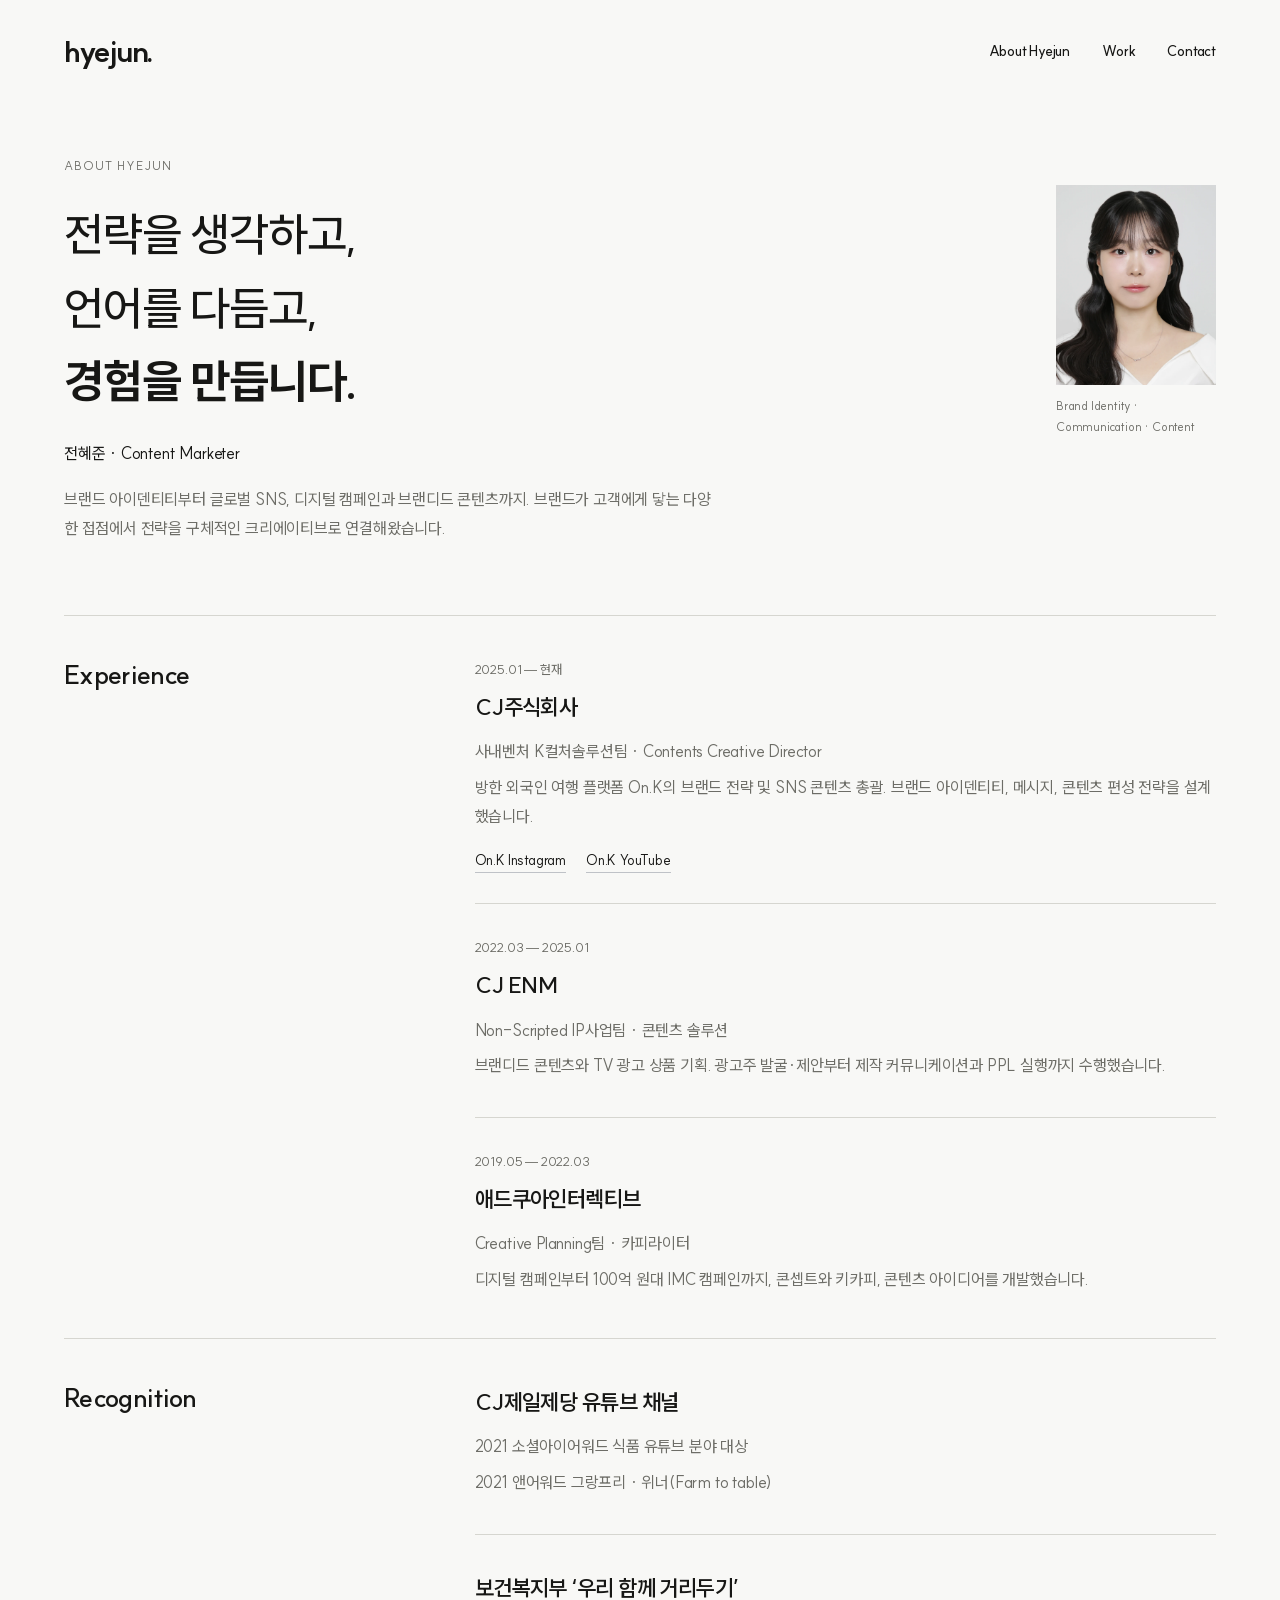
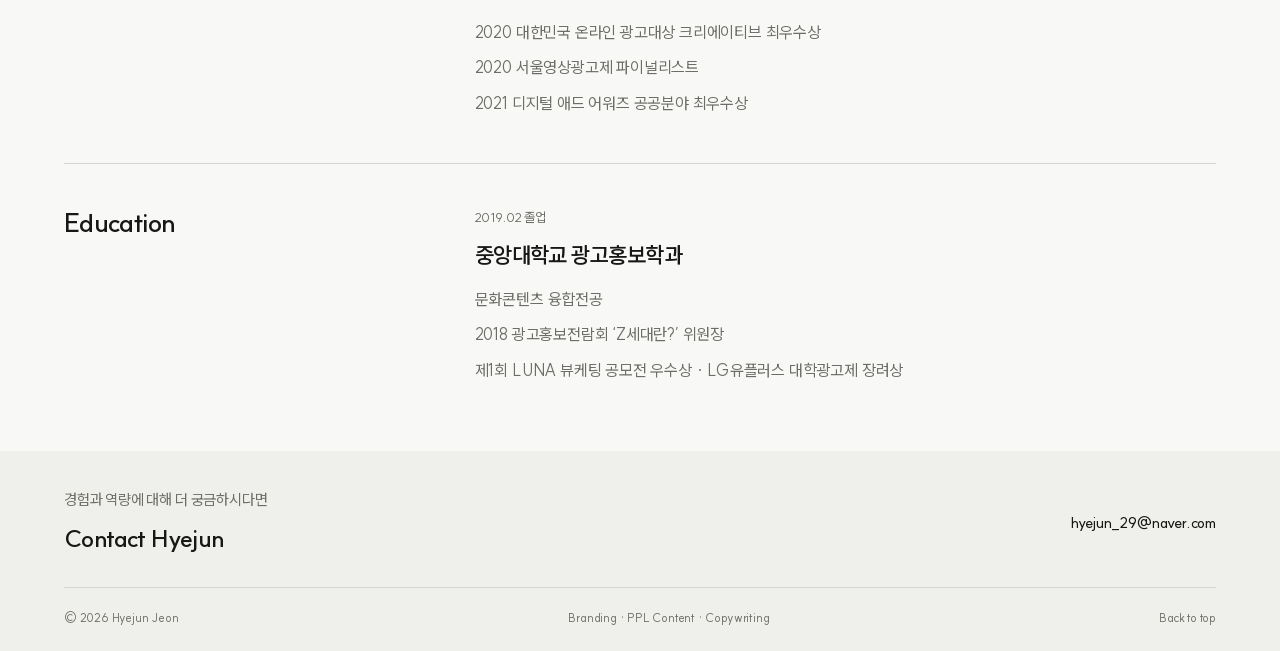
<file: about.html>
<!doctype html><html lang="ko"><head><meta charset="UTF-8"><meta name="viewport" content="width=device-width,initial-scale=1"><title>About 전혜준 — Hyejun Portfolio</title><meta name="description" content="전혜준의 경력, 수상과 브랜드·콘텐츠·카피라이팅 경험."><meta name="theme-color" content="#f9f9f6"><link rel="icon" href="favicon.svg" type="image/svg+xml"><link rel="preload" href="fonts/SUIT-Variable.woff2" as="font" type="font/woff2" crossorigin><link rel="stylesheet" href="style.css?v=20261005-layout"><meta property="og:type" content="website"><meta property="og:site_name" content="Hyejun Portfolio"><meta property="og:locale" content="ko_KR"><meta property="og:title" content="About 전혜준 — Hyejun Portfolio"><meta property="og:description" content="전혜준의 경력, 수상과 브랜드·콘텐츠·카피라이팅 경험."><meta property="og:url" content="https://ajhj48.github.io/hyejun-portfolio/about.html"><meta property="og:image" content="https://ajhj48.github.io/hyejun-portfolio/assets/portfolio-share-v1.jpg"><meta property="og:image:type" content="image/jpeg"><meta property="og:image:width" content="1734"><meta property="og:image:height" content="907"><meta property="og:image:alt" content="HYEJUN JEON PORTFOLIO — Branding, PPL Content, Copywriting"><meta name="twitter:card" content="summary_large_image"><meta name="twitter:title" content="About 전혜준 — Hyejun Portfolio"><meta name="twitter:description" content="전혜준의 경력, 수상과 브랜드·콘텐츠·카피라이팅 경험."><meta name="twitter:image" content="https://ajhj48.github.io/hyejun-portfolio/assets/portfolio-share-v1.jpg"><meta name="twitter:image:alt" content="HYEJUN JEON PORTFOLIO"><link rel="canonical" href="https://ajhj48.github.io/hyejun-portfolio/about.html"></head><body id="top"><a class="skip-link" href="#main">본문으로 이동</a><header class="site-header"><a class="wordmark" href="index.html" aria-label="Hyejun 포트폴리오 홈">hyejun.</a><nav aria-label="주요 메뉴"><a href="index.html#about">About Hyejun</a><a href="index.html#work">Work</a><a href="index.html#contact">Contact</a></nav></header><main id="main"><section class="about-hero"><div><span class="eyebrow">ABOUT HYEJUN</span><h1>전략을 생각하고,<br>언어를 다듬고,<br><em>경험을 만듭니다.</em></h1><p>전혜준 · Content Marketer</p><p class="about-intro">브랜드 아이덴티티부터 글로벌 SNS, 디지털 캠페인과 브랜디드 콘텐츠까지. 브랜드가 고객에게 닿는 다양한 접점에서 전략을 구체적인 크리에이티브로 연결해왔습니다.</p></div><figure class="portrait"><img src="assets/5960b835dd62.webp" alt="전혜준 프로필 사진"><figcaption>Brand Identity · Communication · Content</figcaption></figure></section><section class="resume"><h2>Experience</h2><div><article><span>2025.01 — 현재</span><h3>CJ주식회사</h3><p>사내벤처 K컬처솔루션팀 · Contents Creative Director</p><p>방한 외국인 여행 플랫폼 On.K의 브랜드 전략 및 SNS 콘텐츠 총괄. 브랜드 아이덴티티, 메시지, 콘텐츠 편성 전략을 설계했습니다.</p><div class="channel-links"><a href="https://www.instagram.com/on.k_culture/" target="_blank" rel="noopener noreferrer">On.K Instagram</a><a href="https://www.youtube.com/@onk_koreatravel" target="_blank" rel="noopener noreferrer">On.K YouTube</a></div></article><article><span>2022.03 — 2025.01</span><h3>CJ ENM</h3><p>Non-Scripted IP사업팀 · 콘텐츠 솔루션</p><p>브랜디드 콘텐츠와 TV 광고 상품 기획. 광고주 발굴·제안부터 제작 커뮤니케이션과 PPL 실행까지 수행했습니다.</p></article><article><span>2019.05 — 2022.03</span><h3>애드쿠아인터렉티브</h3><p>Creative Planning팀 · 카피라이터</p><p>디지털 캠페인부터 100억 원대 IMC 캠페인까지, 콘셉트와 키카피, 콘텐츠 아이디어를 개발했습니다.</p></article></div></section><section class="resume"><h2>Recognition</h2><div><article><h3>CJ제일제당 유튜브 채널</h3><p>2021 소셜아이어워드 식품 유튜브 분야 대상</p><p>2021 앤어워드 그랑프리 · 위너(Farm to table)</p></article><article><h3>보건복지부 ‘우리 함께 거리두기’</h3><p>2020 대한민국 온라인 광고대상 크리에이티브 최우수상</p><p>2020 서울영상광고제 파이널리스트</p><p>2021 디지털 애드 어워즈 공공분야 최우수상</p></article></div></section><section class="resume"><h2>Education</h2><div><article><span>2019.02 졸업</span><h3>중앙대학교 광고홍보학과</h3><p>문화콘텐츠 융합전공</p><p>2018 광고홍보전람회 ‘Z세대란?’ 위원장</p><p>제1회 LUNA 뷰케팅 공모전 우수상 · LG유플러스 대학광고제 장려상</p></article></div></section></main><footer id="contact"><div class="footer-top"><div><p>경험과 역량에 대해 더 궁금하시다면</p><h2 class="footer-contact">Contact Hyejun</h2></div><address><a href="mailto:hyejun_29@naver.com">hyejun_29@naver.com</a></address></div><div class="footer-bottom"><span>© 2026 Hyejun Jeon</span><span>Branding · PPL Content · Copywriting</span><a href="#top">Back to top</a></div></footer><dialog id="lightbox"><button class="close-lightbox" aria-label="이미지 닫기">닫기 ×</button><img alt="확대된 작업물"></dialog><script src="app.js" defer></script></body></html>
</file>
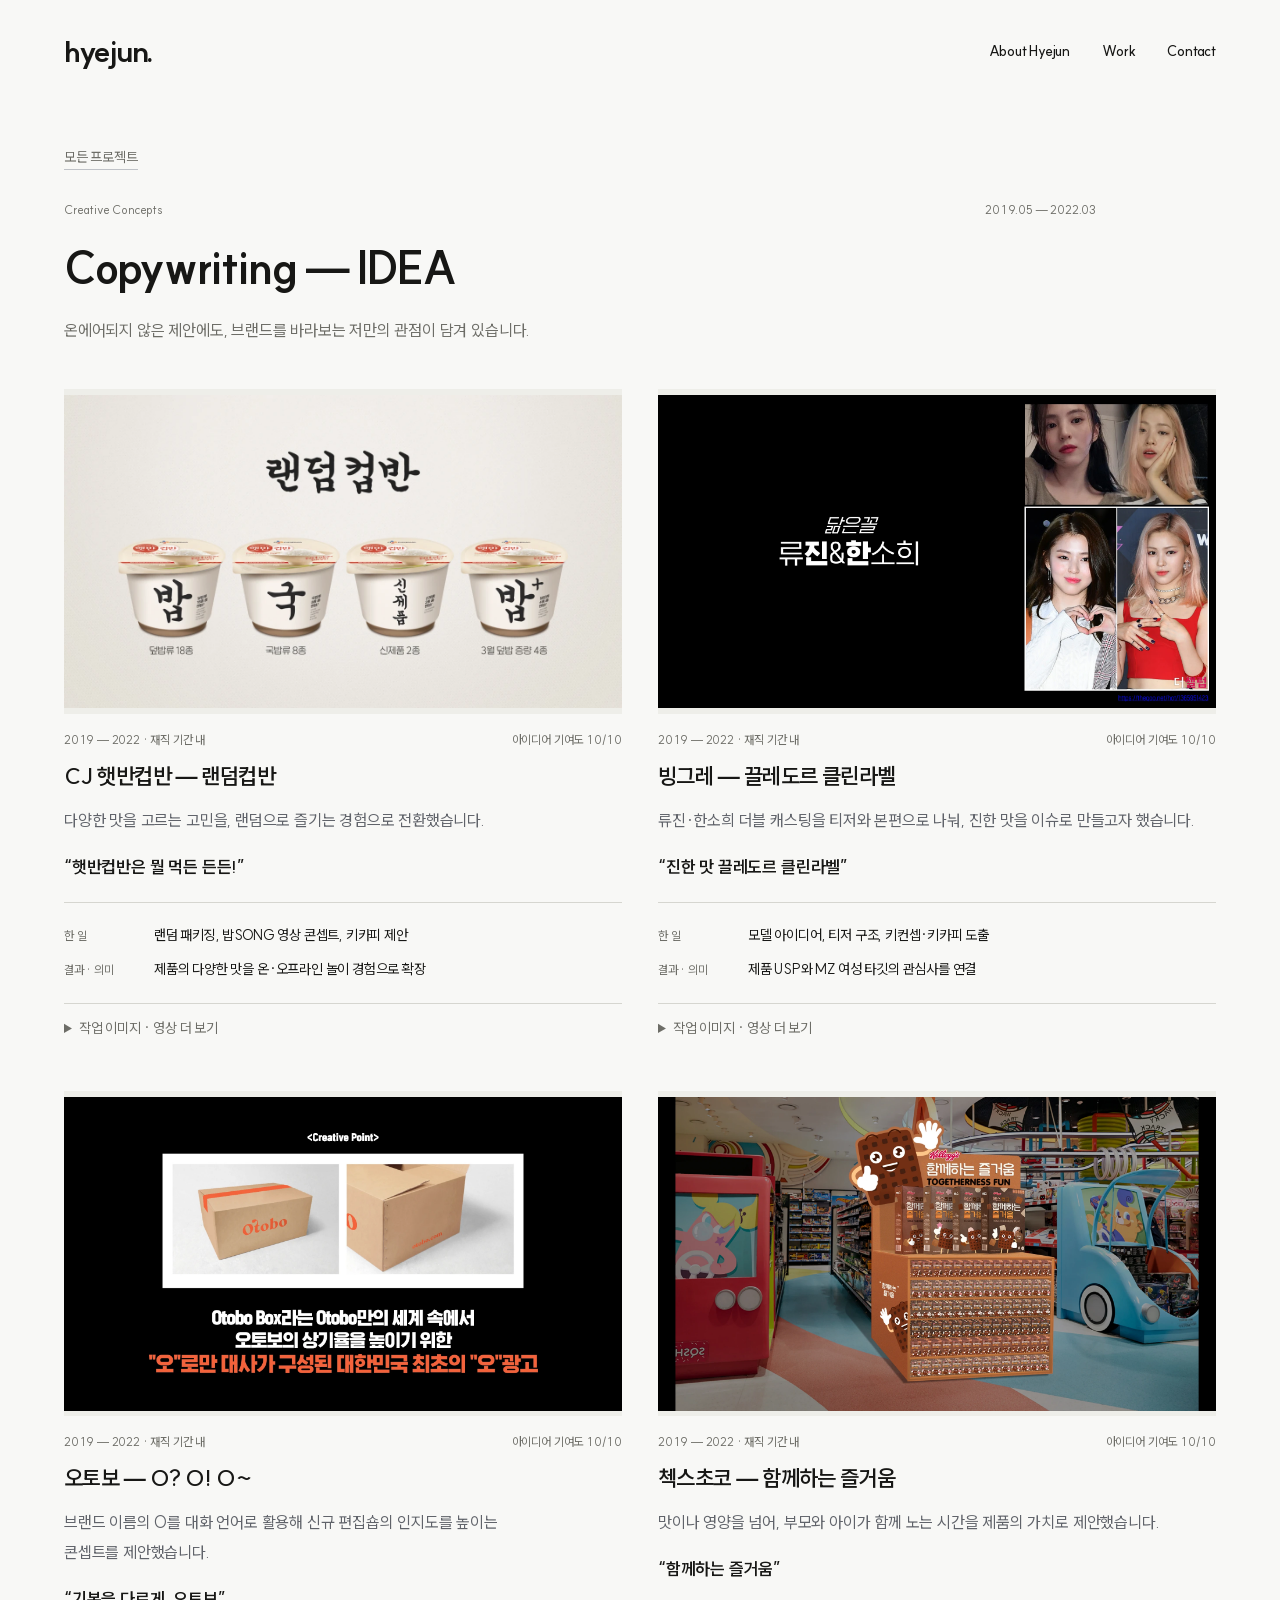
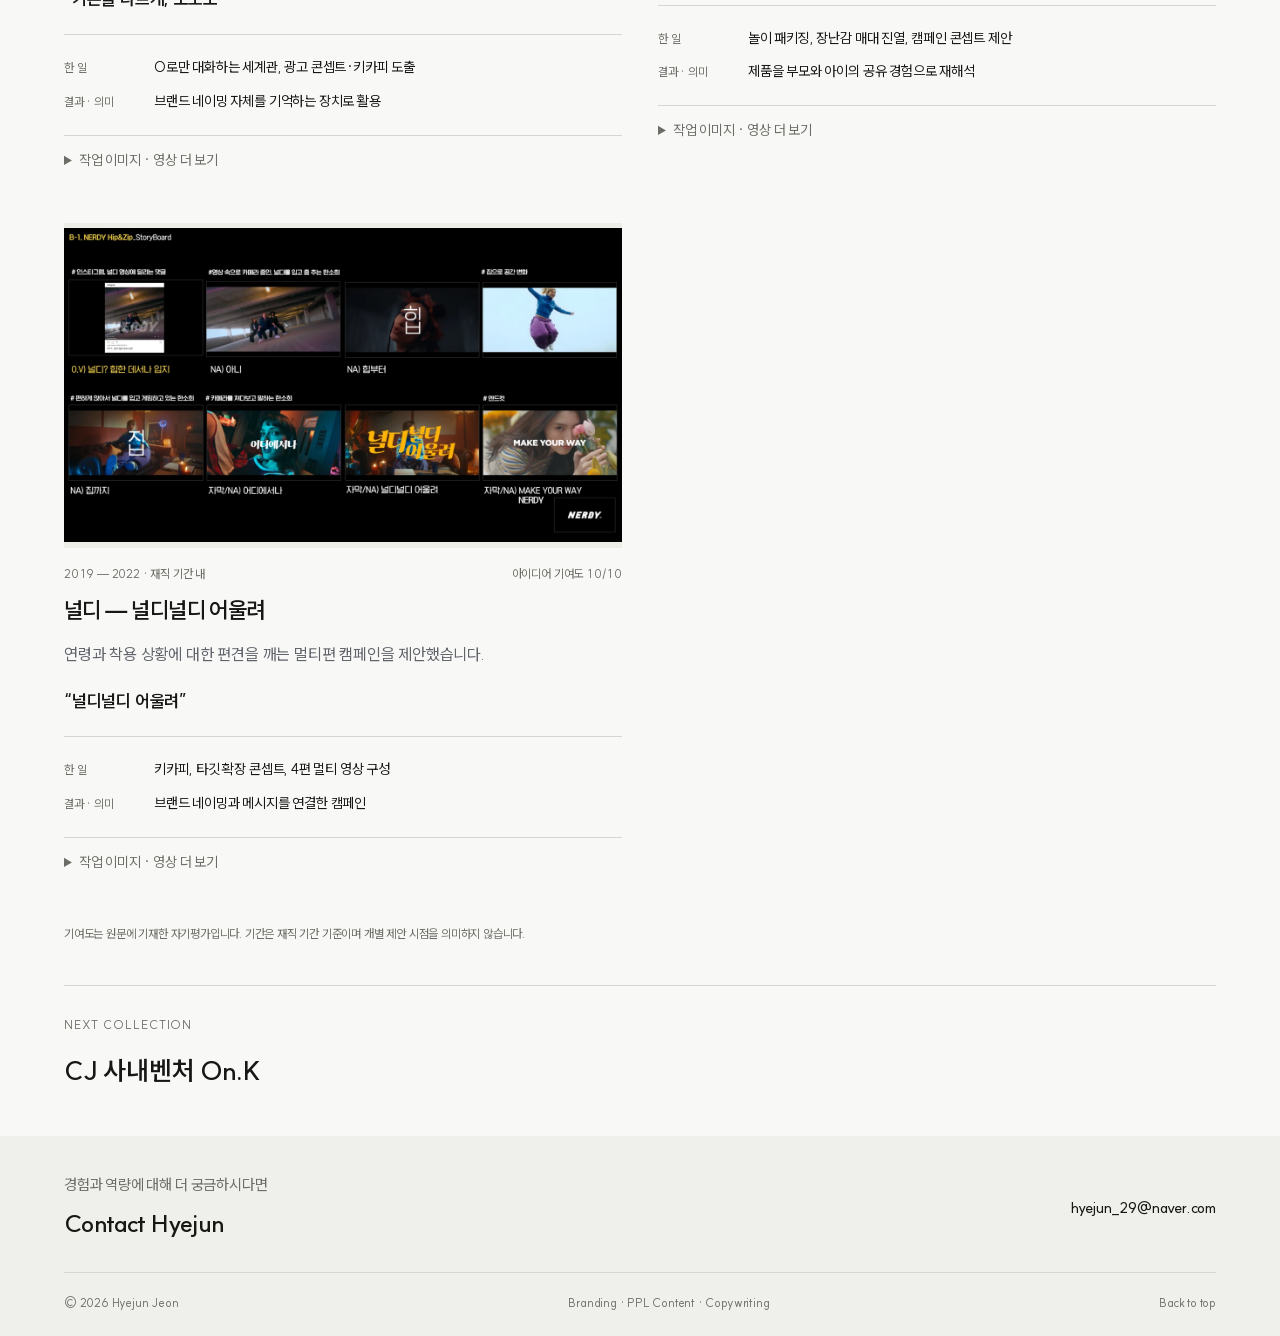
<file: ideas.html>
<!doctype html><html lang="ko"><head><meta charset="UTF-8"><meta name="viewport" content="width=device-width,initial-scale=1"><title>Copywriting — IDEA — Hyejun Portfolio</title><meta name="description" content="온에어되지 않은 제안에도, 브랜드를 바라보는 저만의 관점이 담겨 있습니다."><meta name="theme-color" content="#f8f8f6"><link rel="icon" href="favicon.svg" type="image/svg+xml"><link rel="preload" href="fonts/SUIT-Variable.woff2" as="font" type="font/woff2" crossorigin><link rel="stylesheet" href="style.css?v=20261005-layout"><meta property="og:type" content="website"><meta property="og:site_name" content="Hyejun Portfolio"><meta property="og:locale" content="ko_KR"><meta property="og:title" content="Copywriting — IDEA — Hyejun Portfolio"><meta property="og:description" content="온에어되지 않은 제안에도, 브랜드를 바라보는 저만의 관점이 담겨 있습니다."><meta property="og:url" content="https://ajhj48.github.io/hyejun-portfolio/ideas.html"><meta property="og:image" content="https://ajhj48.github.io/hyejun-portfolio/assets/portfolio-share-v1.jpg"><meta property="og:image:type" content="image/jpeg"><meta property="og:image:width" content="1734"><meta property="og:image:height" content="907"><meta property="og:image:alt" content="HYEJUN JEON PORTFOLIO — Branding, PPL Content, Copywriting"><meta name="twitter:card" content="summary_large_image"><meta name="twitter:title" content="Copywriting — IDEA — Hyejun Portfolio"><meta name="twitter:description" content="온에어되지 않은 제안에도, 브랜드를 바라보는 저만의 관점이 담겨 있습니다."><meta name="twitter:image" content="https://ajhj48.github.io/hyejun-portfolio/assets/portfolio-share-v1.jpg"><meta name="twitter:image:alt" content="HYEJUN JEON PORTFOLIO"><link rel="canonical" href="https://ajhj48.github.io/hyejun-portfolio/ideas.html"></head><body id="top"><a class="skip-link" href="#main">본문으로 이동</a><header class="site-header"><a class="wordmark" href="index.html" aria-label="Hyejun 포트폴리오 홈">hyejun.</a><nav aria-label="주요 메뉴"><a href="index.html#about">About Hyejun</a><a href="index.html#work">Work</a><a href="index.html#contact">Contact</a></nav></header><main id="main"><section class="collection-heading"><a class="breadcrumb" href="index.html#work">모든 프로젝트</a><div class="collection-meta"><span>Creative Concepts</span><span>2019.05 — 2022.03</span></div><h1>Copywriting — IDEA</h1><p><span class="intro-line">온에어되지 않은 제안에도, 브랜드를 바라보는 저만의 관점이 담겨 있습니다.</span></p></section><section class="case-grid"><article class="case"><button class="image-zoom case-cover" aria-label="CJ 햇반컵반 — 랜덤컵반 이미지 크게 보기"><img src="assets/b1326d0b1428.webp" alt="CJ 햇반컵반 — 랜덤컵반 작업 썸네일" loading="lazy" decoding="async" ></button><div class="case-text"><div class="case-label"><span>2019 — 2022 · 재직 기간 내</span><span>아이디어 기여도 10/10</span></div><h2>CJ 햇반컵반 — 랜덤컵반</h2><p class="case-description">다양한 맛을 고르는 고민을, 랜덤으로 즐기는 경험으로 전환했습니다.</p><p class="key-copy">“햇반컵반은 뭘 먹든 든든!”</p><dl class="case-facts"><div><dt>한 일</dt><dd>랜덤 패키징, 밥SONG 영상 콘셉트, 키카피 제안</dd></div><div><dt>결과 · 의미</dt><dd>제품의 다양한 맛을 온·오프라인 놀이 경험으로 확장</dd></div></dl><details class="case-materials"><summary>작업 이미지 · 영상 더 보기</summary><div class="materials-grid"><button class="image-zoom" aria-label="CJ 햇반컵반 — 랜덤컵반 추가 이미지 크게 보기"><img src="assets/84d71583f432.webp" alt="CJ 햇반컵반 — 랜덤컵반 추가 작업물" loading="lazy" decoding="async" ></button><button class="image-zoom" aria-label="CJ 햇반컵반 — 랜덤컵반 추가 이미지 크게 보기"><img src="assets/77b63c40ed7f.webp" alt="CJ 햇반컵반 — 랜덤컵반 추가 작업물" loading="lazy" decoding="async" ></button></div></details></div></article><article class="case"><button class="image-zoom case-cover" aria-label="빙그레 — 끌레도르 클린라벨 이미지 크게 보기"><img src="assets/79688a3e6758.webp" alt="빙그레 — 끌레도르 클린라벨 작업 썸네일" loading="lazy" decoding="async" ></button><div class="case-text"><div class="case-label"><span>2019 — 2022 · 재직 기간 내</span><span>아이디어 기여도 10/10</span></div><h2>빙그레 — 끌레도르 클린라벨</h2><p class="case-description">류진·한소희 더블 캐스팅을 티저와 본편으로 나눠, 진한 맛을 이슈로 만들고자 했습니다.</p><p class="key-copy">“진한 맛 끌레도르 클린라벨”</p><dl class="case-facts"><div><dt>한 일</dt><dd>모델 아이디어, 티저 구조, 키컨셉·키카피 도출</dd></div><div><dt>결과 · 의미</dt><dd>제품 USP와 MZ 여성 타깃의 관심사를 연결</dd></div></dl><details class="case-materials"><summary>작업 이미지 · 영상 더 보기</summary><div class="materials-grid"><button class="image-zoom" aria-label="빙그레 — 끌레도르 클린라벨 추가 이미지 크게 보기"><img src="assets/dfdaa7723a2f.webp" alt="빙그레 — 끌레도르 클린라벨 추가 작업물" loading="lazy" decoding="async" ></button><button class="image-zoom" aria-label="빙그레 — 끌레도르 클린라벨 추가 이미지 크게 보기"><img src="assets/7a758e83e88d.webp" alt="빙그레 — 끌레도르 클린라벨 추가 작업물" loading="lazy" decoding="async" ></button><button class="image-zoom" aria-label="빙그레 — 끌레도르 클린라벨 추가 이미지 크게 보기"><img src="assets/13ca1a0cac05.webp" alt="빙그레 — 끌레도르 클린라벨 추가 작업물" loading="lazy" decoding="async" ></button></div></details></div></article><article class="case"><button class="image-zoom case-cover" aria-label="오토보 — O? O! O~ 이미지 크게 보기"><img src="assets/11a935d57b03.webp" alt="오토보 — O? O! O~ 작업 썸네일" loading="lazy" decoding="async" ></button><div class="case-text"><div class="case-label"><span>2019 — 2022 · 재직 기간 내</span><span>아이디어 기여도 10/10</span></div><h2>오토보 — O? O! O~</h2><p class="case-description">브랜드 이름의 O를 대화 언어로 활용해 신규 편집숍의 인지도를 높이는 콘셉트를 제안했습니다.</p><p class="key-copy">“기본을 다르게, 오토보”</p><dl class="case-facts"><div><dt>한 일</dt><dd>O로만 대화하는 세계관, 광고 콘셉트·키카피 도출</dd></div><div><dt>결과 · 의미</dt><dd>브랜드 네이밍 자체를 기억하는 장치로 활용</dd></div></dl><details class="case-materials"><summary>작업 이미지 · 영상 더 보기</summary><div class="materials-grid"><button class="image-zoom" aria-label="오토보 — O? O! O~ 추가 이미지 크게 보기"><img src="assets/c999ab165e62.webp" alt="오토보 — O? O! O~ 추가 작업물" loading="lazy" decoding="async" ></button><button class="image-zoom" aria-label="오토보 — O? O! O~ 추가 이미지 크게 보기"><img src="assets/50ee3d4488f0.webp" alt="오토보 — O? O! O~ 추가 작업물" loading="lazy" decoding="async" ></button></div><div class="video-links"><a href="https://www.youtube.com/watch?v=_sXw-5_XRhI" target="_blank" rel="noopener noreferrer">영상 01</a><a href="https://www.youtube.com/watch?v=4jBgzLUdwHU" target="_blank" rel="noopener noreferrer">영상 02</a></div></details></div></article><article class="case"><button class="image-zoom case-cover" aria-label="첵스초코 — 함께하는 즐거움 이미지 크게 보기"><img src="assets/3c36a2945a91.webp" alt="첵스초코 — 함께하는 즐거움 작업 썸네일" loading="lazy" decoding="async" ></button><div class="case-text"><div class="case-label"><span>2019 — 2022 · 재직 기간 내</span><span>아이디어 기여도 10/10</span></div><h2>첵스초코 — 함께하는 즐거움</h2><p class="case-description">맛이나 영양을 넘어, 부모와 아이가 함께 노는 시간을 제품의 가치로 제안했습니다.</p><p class="key-copy">“함께하는 즐거움”</p><dl class="case-facts"><div><dt>한 일</dt><dd>놀이 패키징, 장난감 매대 진열, 캠페인 콘셉트 제안</dd></div><div><dt>결과 · 의미</dt><dd>제품을 부모와 아이의 공유 경험으로 재해석</dd></div></dl><details class="case-materials"><summary>작업 이미지 · 영상 더 보기</summary><div class="materials-grid"><button class="image-zoom" aria-label="첵스초코 — 함께하는 즐거움 추가 이미지 크게 보기"><img src="assets/f3dff6ad6a17.webp" alt="첵스초코 — 함께하는 즐거움 추가 작업물" loading="lazy" decoding="async" ></button><button class="image-zoom" aria-label="첵스초코 — 함께하는 즐거움 추가 이미지 크게 보기"><img src="assets/2dadc5f17450.webp" alt="첵스초코 — 함께하는 즐거움 추가 작업물" loading="lazy" decoding="async" ></button><button class="image-zoom" aria-label="첵스초코 — 함께하는 즐거움 추가 이미지 크게 보기"><img src="assets/9c5370e8abaa.webp" alt="첵스초코 — 함께하는 즐거움 추가 작업물" loading="lazy" decoding="async" ></button></div></details></div></article><article class="case"><button class="image-zoom case-cover" aria-label="널디 — 널디널디 어울려 이미지 크게 보기"><img src="assets/9fa5c52a9f21.webp" alt="널디 — 널디널디 어울려 작업 썸네일" loading="lazy" decoding="async" ></button><div class="case-text"><div class="case-label"><span>2019 — 2022 · 재직 기간 내</span><span>아이디어 기여도 10/10</span></div><h2>널디 — 널디널디 어울려</h2><p class="case-description">연령과 착용 상황에 대한 편견을 깨는 멀티편 캠페인을 제안했습니다.</p><p class="key-copy">“널디널디 어울려”</p><dl class="case-facts"><div><dt>한 일</dt><dd>키카피, 타깃 확장 콘셉트, 4편 멀티 영상 구성</dd></div><div><dt>결과 · 의미</dt><dd>브랜드 네이밍과 메시지를 연결한 캠페인</dd></div></dl><details class="case-materials"><summary>작업 이미지 · 영상 더 보기</summary><div class="materials-grid"><button class="image-zoom" aria-label="널디 — 널디널디 어울려 추가 이미지 크게 보기"><img src="assets/0ba9352f81a7.webp" alt="널디 — 널디널디 어울려 추가 작업물" loading="lazy" decoding="async" ></button></div><div class="video-links"><a href="https://www.youtube.com/watch?v=9ID02ZDP8fY" target="_blank" rel="noopener noreferrer">영상 01</a><a href="https://www.youtube.com/watch?v=B07qH3FkfMA" target="_blank" rel="noopener noreferrer">영상 02</a></div></details></div></article></section><p class="collection-note">기여도는 원문에 기재한 자기평가입니다. 기간은 재직 기간 기준이며 개별 제안 시점을 의미하지 않습니다.</p><section class="next-project"><span class="eyebrow">NEXT COLLECTION</span><a href="on-k.html">CJ 사내벤처 On.K</a></section></main><footer id="contact"><div class="footer-top"><div><p>경험과 역량에 대해 더 궁금하시다면</p><h2 class="footer-contact">Contact Hyejun</h2></div><address><a href="mailto:hyejun_29@naver.com">hyejun_29@naver.com</a></address></div><div class="footer-bottom"><span>© 2026 Hyejun Jeon</span><span>Branding · PPL Content · Copywriting</span><a href="#top">Back to top</a></div></footer><dialog id="lightbox"><button class="close-lightbox" aria-label="이미지 닫기">닫기 ×</button><img alt="확대된 작업물"></dialog><script src="app.js" defer></script></body></html>
</file>
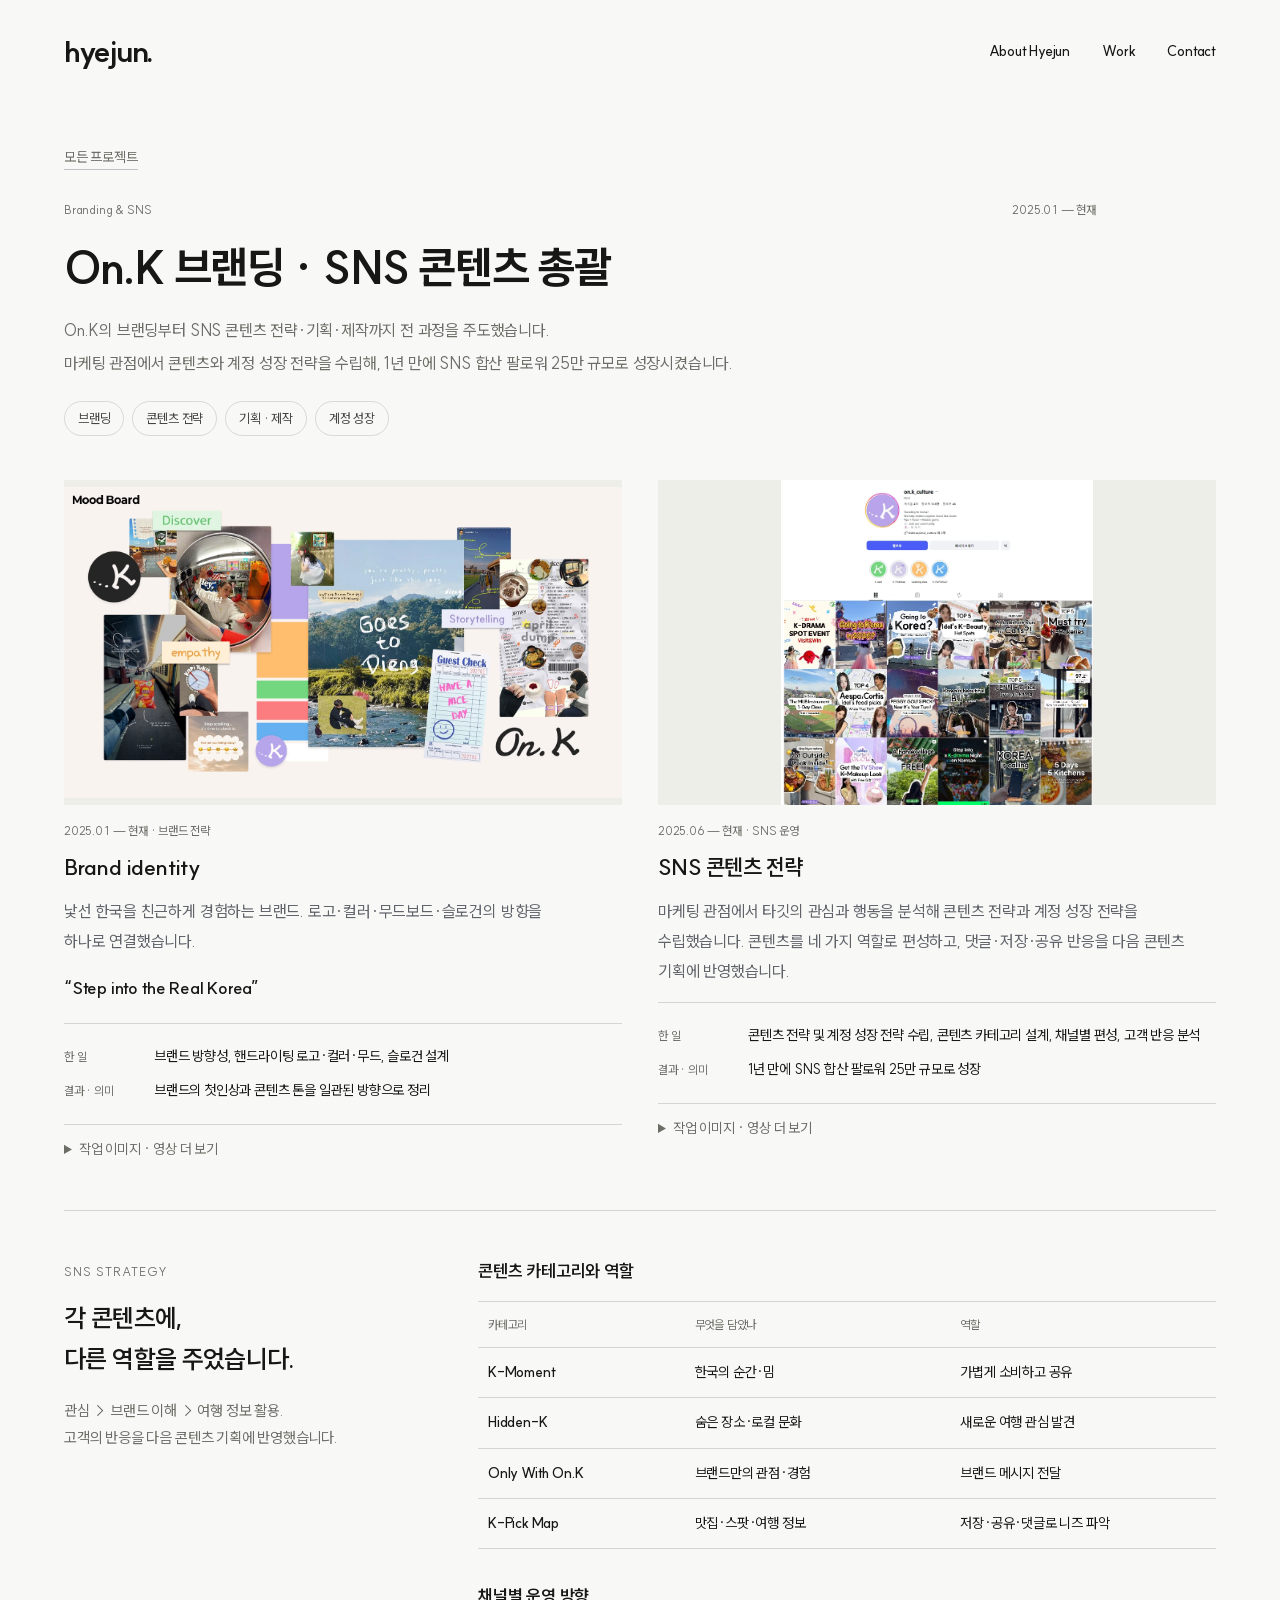
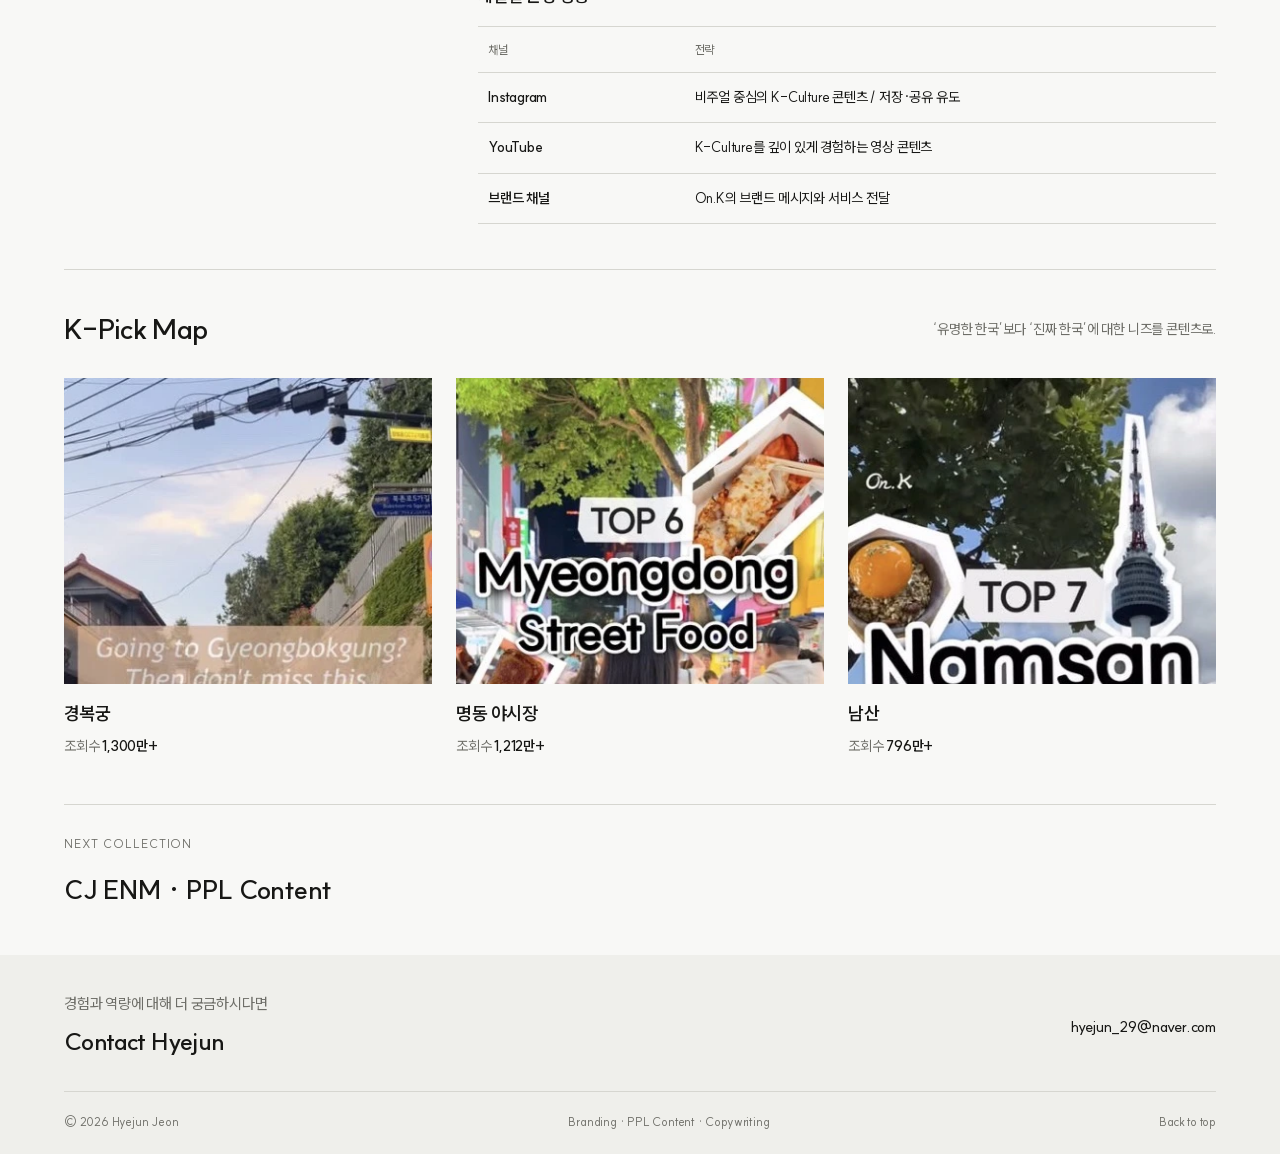
<file: on-k.html>
<!doctype html><html lang="ko"><head><meta charset="UTF-8"><meta name="viewport" content="width=device-width,initial-scale=1"><title>On.K 브랜딩 · SNS 콘텐츠 총괄 — Hyejun Portfolio</title><meta name="description" content="On.K의 브랜딩부터 SNS 콘텐츠 전략·기획·제작까지 전 과정을 주도했습니다. 마케팅 관점에서 콘텐츠와 계정 성장 전략을 수립해, 1년 만에 SNS 합산 팔로워 25만 규모로 성장시켰습니다."><meta name="theme-color" content="#f8f8f6"><link rel="icon" href="favicon.svg" type="image/svg+xml"><link rel="preload" href="fonts/SUIT-Variable.woff2" as="font" type="font/woff2" crossorigin><link rel="stylesheet" href="style.css?v=20261005-layout"><meta property="og:type" content="website"><meta property="og:site_name" content="Hyejun Portfolio"><meta property="og:locale" content="ko_KR"><meta property="og:title" content="On.K 브랜딩 · SNS 콘텐츠 총괄 — Hyejun Portfolio"><meta property="og:description" content="On.K의 브랜딩부터 SNS 콘텐츠 전략·기획·제작까지 전 과정을 주도했습니다. 마케팅 관점에서 콘텐츠와 계정 성장 전략을 수립해, 1년 만에 SNS 합산 팔로워 25만 규모로 성장시켰습니다."><meta property="og:url" content="https://ajhj48.github.io/hyejun-portfolio/on-k.html"><meta property="og:image" content="https://ajhj48.github.io/hyejun-portfolio/assets/portfolio-share-v1.jpg"><meta property="og:image:type" content="image/jpeg"><meta property="og:image:width" content="1734"><meta property="og:image:height" content="907"><meta property="og:image:alt" content="HYEJUN JEON PORTFOLIO — Branding, PPL Content, Copywriting"><meta name="twitter:card" content="summary_large_image"><meta name="twitter:title" content="On.K 브랜딩 · SNS 콘텐츠 총괄 — Hyejun Portfolio"><meta name="twitter:description" content="On.K의 브랜딩부터 SNS 콘텐츠 전략·기획·제작까지 전 과정을 주도했습니다. 마케팅 관점에서 콘텐츠와 계정 성장 전략을 수립해, 1년 만에 SNS 합산 팔로워 25만 규모로 성장시켰습니다."><meta name="twitter:image" content="https://ajhj48.github.io/hyejun-portfolio/assets/portfolio-share-v1.jpg"><meta name="twitter:image:alt" content="HYEJUN JEON PORTFOLIO"><link rel="canonical" href="https://ajhj48.github.io/hyejun-portfolio/on-k.html"></head><body id="top"><a class="skip-link" href="#main">본문으로 이동</a><header class="site-header"><a class="wordmark" href="index.html" aria-label="Hyejun 포트폴리오 홈">hyejun.</a><nav aria-label="주요 메뉴"><a href="index.html#about">About Hyejun</a><a href="index.html#work">Work</a><a href="index.html#contact">Contact</a></nav></header><main id="main"><section class="collection-heading"><a class="breadcrumb" href="index.html#work">모든 프로젝트</a><div class="collection-meta"><span>Branding &amp; SNS</span><span>2025.01 — 현재</span></div><h1>On.K 브랜딩 · SNS 콘텐츠 총괄</h1><p><span class="intro-line">On.K의 브랜딩부터 SNS 콘텐츠 전략·기획·제작까지 전 과정을 주도했습니다.</span><span class="intro-line">마케팅 관점에서 콘텐츠와 계정 성장 전략을 수립해, 1년 만에 SNS 합산 팔로워 25만 규모로 성장시켰습니다.</span></p><ul class="role-keywords" aria-label="담당 역할"><li>브랜딩</li><li>콘텐츠 전략</li><li>기획 · 제작</li><li>계정 성장</li></ul></section><section class="case-grid"><article class="case"><button class="image-zoom case-cover" aria-label="Brand identity 이미지 크게 보기"><img src="assets/dc4c7c80dd3a.webp" alt="Brand identity 작업 썸네일" loading="lazy" decoding="async" ></button><div class="case-text"><div class="case-label"><span>2025.01 — 현재 · 브랜드 전략</span></div><h2>Brand identity</h2><p class="case-description">낯선 한국을 친근하게 경험하는 브랜드. 로고·컬러·무드보드·슬로건의 방향을 하나로 연결했습니다.</p><p class="key-copy">“Step into the Real Korea”</p><dl class="case-facts"><div><dt>한 일</dt><dd>브랜드 방향성, 핸드라이팅 로고·컬러·무드, 슬로건 설계</dd></div><div><dt>결과 · 의미</dt><dd>브랜드의 첫인상과 콘텐츠 톤을 일관된 방향으로 정리</dd></div></dl><details class="case-materials"><summary>작업 이미지 · 영상 더 보기</summary><div class="materials-grid"><button class="image-zoom" aria-label="Brand identity 추가 이미지 크게 보기"><img src="assets/33cc2d3b9e51.webp" alt="Brand identity 추가 작업물" loading="lazy" decoding="async" ></button><button class="image-zoom" aria-label="Brand identity 추가 이미지 크게 보기"><img src="assets/9a85798438f9.webp" alt="Brand identity 추가 작업물" loading="lazy" decoding="async" ></button><button class="image-zoom" aria-label="Brand identity 추가 이미지 크게 보기"><img src="assets/7f128b70aeda.webp" alt="Brand identity 추가 작업물" loading="lazy" decoding="async" ></button></div></details></div></article><article class="case"><button class="image-zoom case-cover" aria-label="SNS 콘텐츠 전략 이미지 크게 보기"><img src="assets/590e85eba81e.webp" alt="SNS 콘텐츠 전략 작업 썸네일" loading="lazy" decoding="async" ></button><div class="case-text"><div class="case-label"><span>2025.06 — 현재 · SNS 운영</span></div><h2>SNS 콘텐츠 전략</h2><p class="case-description">마케팅 관점에서 타깃의 관심과 행동을 분석해 콘텐츠 전략과 계정 성장 전략을 수립했습니다. 콘텐츠를 네 가지 역할로 편성하고, 댓글·저장·공유 반응을 다음 콘텐츠 기획에 반영했습니다.</p><dl class="case-facts"><div><dt>한 일</dt><dd>콘텐츠 전략 및 계정 성장 전략 수립, 콘텐츠 카테고리 설계, 채널별 편성, 고객 반응 분석</dd></div><div><dt>결과 · 의미</dt><dd>1년 만에 SNS 합산 팔로워 25만 규모로 성장</dd></div></dl><details class="case-materials"><summary>작업 이미지 · 영상 더 보기</summary><div class="materials-grid"><button class="image-zoom" aria-label="SNS 콘텐츠 전략 추가 이미지 크게 보기"><img src="assets/0fdab0b12f5b.webp" alt="SNS 콘텐츠 전략 추가 작업물" loading="lazy" decoding="async" ></button></div><div class="video-links"><a href="https://www.instagram.com/on.k_culture/" target="_blank" rel="noopener noreferrer">인스타그램</a><a href="https://www.youtube.com/@onk_koreatravel" target="_blank" rel="noopener noreferrer">유튜브</a></div></details></div></article></section><section class="strategy-section"><div class="strategy-intro"><span class="eyebrow">SNS STRATEGY</span><h2>각 콘텐츠에,<br>다른 역할을 주었습니다.</h2><p>관심 → 브랜드 이해 → 여행 정보 활용.<br>고객의 반응을 다음 콘텐츠 기획에 반영했습니다.</p></div><div class="strategy-tables"><table><caption>콘텐츠 카테고리와 역할</caption><thead><tr><th scope="col">카테고리</th><th scope="col">무엇을 담았나</th><th scope="col">역할</th></tr></thead><tbody><tr><th scope="row">K-Moment</th><td>한국의 순간·밈</td><td>가볍게 소비하고 공유</td></tr><tr><th scope="row">Hidden-K</th><td>숨은 장소·로컬 문화</td><td>새로운 여행 관심 발견</td></tr><tr><th scope="row">Only With On.K</th><td>브랜드만의 관점·경험</td><td>브랜드 메시지 전달</td></tr><tr><th scope="row">K-Pick Map</th><td>맛집·스팟·여행 정보</td><td>저장·공유·댓글로 니즈 파악</td></tr></tbody></table><table><caption>채널별 운영 방향</caption><thead><tr><th scope="col">채널</th><th scope="col">전략</th></tr></thead><tbody><tr><th scope="row">Instagram</th><td>비주얼 중심의 K-Culture 콘텐츠 / 저장·공유 유도</td></tr><tr><th scope="row">YouTube</th><td>K-Culture를 깊이 있게 경험하는 영상 콘텐츠</td></tr><tr><th scope="row">브랜드 채널</th><td>On.K의 브랜드 메시지와 서비스 전달</td></tr></tbody></table></div></section><section class="impact-section"><div class="section-head"><h2>K-Pick Map</h2><p>‘유명한 한국’보다 ‘진짜 한국’에 대한 니즈를 콘텐츠로.</p></div><div class="impact-grid"><article><a class="reel-link" href="https://www.instagram.com/reel/DKig7NKylDf/?stkn=MW93ZXNvd2t1NXZiaw==" target="_blank" rel="noopener noreferrer" aria-label="경복궁 인스타그램 릴스 보기"><img src="assets/7d22a12dc758.webp" alt="경복궁 K-Pick Map" loading="lazy" decoding="async" ></a><h3>경복궁</h3><p>조회수 <strong>1,300만+</strong></p></article><article><a class="reel-link" href="https://www.instagram.com/reel/DYWoiwUP2hQ/?stkn=NGtvOGlsdWtuZG9r" target="_blank" rel="noopener noreferrer" aria-label="명동 야시장 인스타그램 릴스 보기"><img src="assets/9e9f6a1c0204.webp" alt="명동 야시장 K-Pick Map" loading="lazy" decoding="async" ></a><h3>명동 야시장</h3><p>조회수 <strong>1,212만+</strong></p></article><article><a class="reel-link" href="https://www.instagram.com/reel/DY6zq4CPJZL/?stkn=aDQwcGl0MzM3enc4" target="_blank" rel="noopener noreferrer" aria-label="남산 인스타그램 릴스 보기"><img src="assets/bac192288637.webp" alt="남산 K-Pick Map" loading="lazy" decoding="async" ></a><h3>남산</h3><p>조회수 <strong>796만+</strong></p></article></div></section><section class="next-project"><span class="eyebrow">NEXT COLLECTION</span><a href="contents-solution.html">CJ ENM · PPL Content</a></section></main><footer id="contact"><div class="footer-top"><div><p>경험과 역량에 대해 더 궁금하시다면</p><h2 class="footer-contact">Contact Hyejun</h2></div><address><a href="mailto:hyejun_29@naver.com">hyejun_29@naver.com</a></address></div><div class="footer-bottom"><span>© 2026 Hyejun Jeon</span><span>Branding · PPL Content · Copywriting</span><a href="#top">Back to top</a></div></footer><dialog id="lightbox"><button class="close-lightbox" aria-label="이미지 닫기">닫기 ×</button><img alt="확대된 작업물"></dialog><script src="app.js" defer></script></body></html>
</file>
<file: style.css>
@font-face{font-family:'SUIT';src:url('fonts/SUIT-Variable.woff2') format('woff2');font-weight:100 900;font-style:normal;font-display:swap}
:root{--ink:#202124;--muted:#72757b;--line:#e4e6e9;--accent:#3449a9;--paper:#fff;--font:'SUIT','Apple SD Gothic Neo','Malgun Gothic',sans-serif}
*{box-sizing:border-box}html{scroll-behavior:smooth;scroll-padding-top:28px}body{margin:0;background:var(--paper);color:var(--ink);font-family:var(--font);font-size:16px;font-weight:400;line-height:1.75;letter-spacing:-.012em;font-synthesis:none;-webkit-text-size-adjust:100%;text-rendering:optimizeLegibility;-webkit-font-smoothing:antialiased}button,input,textarea{font:inherit}a{color:inherit;text-decoration:none}button{cursor:pointer}img{display:block;max-width:100%}h1,h2,h3,h4,h5,p{margin-top:0;overflow-wrap:break-word}h1,h2,h3,h4,h5{font-weight:650;letter-spacing:-.025em;word-break:keep-all}a:focus-visible,button:focus-visible,summary:focus-visible{outline:3px solid var(--accent);outline-offset:5px}::selection{color:#fff;background:var(--accent)}.skip-link{position:fixed;left:20px;top:-100px;z-index:30;padding:10px 18px;color:white;background:var(--ink)}.skip-link:focus{top:12px}
.site-header{max-width:1440px;margin:auto;padding:28px 5%;display:flex;justify-content:space-between;align-items:center;gap:24px}.wordmark{font-size:30px;font-weight:750;letter-spacing:-.05em;line-height:1.4}nav{display:flex;align-items:center;gap:32px;font-size:14px;font-weight:550}nav a{padding:5px 0;white-space:nowrap}nav a:hover{color:var(--accent)}main{max-width:1440px;margin:auto}.opening{padding:32px 5% 38px}.opening-label{font-size:13px;color:var(--muted);letter-spacing:.04em;margin:0 0 18px}.opening h1{font-size:clamp(2.15rem,3.6vw,3.65rem);font-weight:400;line-height:1.48;letter-spacing:-.028em;margin:0 0 18px}.opening h1 strong{font-weight:760}.opening-description{font-size:16px;line-height:1.85;color:#64676d;margin:0}.intro-career{margin:0 5%;border-top:1px solid var(--line);padding:30px 0 38px}.intro-person{display:flex;gap:24px;align-items:center;margin-bottom:32px}.small-portrait{width:84px;height:102px;object-fit:cover;object-position:top;flex:0 0 auto}.intro-person h2{font-size:20px;font-weight:650;line-height:1.5;margin:0 0 7px}.intro-person p{font-size:15px;line-height:1.75;color:var(--muted);margin:0}.text-link{display:inline-block;font-size:14px;line-height:1.6;margin-top:10px;border-bottom:1px solid #afb3b9;padding-bottom:2px}.text-link:hover{color:var(--accent)}.credentials-grid{display:grid;grid-template-columns:1fr 1fr;gap:54px}.section-label{font-size:20px;font-weight:650;line-height:1.5;margin:0 0 16px}.section-label span{font-size:13px;color:var(--muted);font-weight:400;margin-left:10px}.career-list article,.awards-list article{display:grid;grid-template-columns:140px 1fr;gap:16px;border-top:1px solid var(--line);padding:14px 0;align-items:start}.awards-list article{grid-template-columns:100px 1fr}.career-list time,.awards-list time{font-size:12px;color:var(--muted);padding-top:3px;white-space:nowrap;font-variant-numeric:tabular-nums}.career-list h3,.awards-list h3{font-size:15px;font-weight:600;line-height:1.65;letter-spacing:-.014em;margin:0 0 3px}.career-list p,.awards-list p{font-size:13px;color:var(--muted);line-height:1.75;margin:0}.work-section{padding:28px 5% 65px;border-top:1px solid var(--line)}.section-head{display:flex;justify-content:space-between;align-items:center;gap:20px;flex-wrap:wrap;margin-bottom:28px}.section-head h2{font-size:28px;font-weight:650;line-height:1.5;margin:0}.section-head h2 span{font-size:12px;color:var(--muted);font-weight:400;vertical-align:top;display:inline-block;margin:8px 0 0 8px;letter-spacing:0}.filters{display:flex;gap:23px}.filters button{font-size:14px;line-height:1.7;padding:5px 0;border:0;border-bottom:1px solid transparent;background:transparent;color:var(--muted)}.filters button.active{color:var(--ink);font-weight:650;border-bottom-color:var(--ink)}.filters button:hover{color:var(--ink)}.project-grid{display:grid;grid-template-columns:repeat(2,minmax(0,1fr));gap:40px 32px}.project-card{min-width:0}.project-card[hidden]{display:none}.card-image{aspect-ratio:1.72;background:#f1f3f3;overflow:hidden;display:flex;align-items:center;justify-content:center}.card-image img{width:100%;height:100%;object-fit:cover;transition:transform .35s}.card-on-k img,.card-ideas img{object-fit:contain;padding:14px}.project-card:hover .card-image img{transform:scale(1.025)}.card-small{display:flex;justify-content:space-between;gap:8px;flex-wrap:wrap;color:var(--muted);font-size:12px;line-height:1.7;margin:15px 0 7px;font-variant-numeric:tabular-nums}.project-card h3{font-size:23px;font-weight:650;line-height:1.55;margin:0 0 7px}.project-card>p{font-size:15px;color:var(--muted);line-height:1.8;margin:0}.date-note{font-size:12px;color:var(--muted);margin:32px 0 0;line-height:1.8}
.collection-heading{padding:32px 5% 38px;max-width:1160px}.breadcrumb{font-size:14px;color:var(--muted);border-bottom:1px solid #bfc2c7;line-height:1.75;padding-bottom:3px}.collection-meta{display:flex;justify-content:space-between;flex-wrap:wrap;gap:12px;margin:30px 0 15px;color:var(--muted);font-size:12px;line-height:1.7;font-variant-numeric:tabular-nums}.collection-heading h1{font-size:clamp(2rem,3.4vw,3.3rem);line-height:1.5;font-weight:750;margin:0 0 15px}.collection-heading>p{font-size:16px;line-height:1.85;color:var(--muted);max-width:800px;margin:0}.case-grid{display:grid;grid-template-columns:repeat(2,minmax(0,1fr));gap:50px 36px;padding:0 5% 48px}.case{min-width:0}.image-zoom{padding:0;border:0;display:block;background:none;width:100%;cursor:zoom-in}.case-cover{display:flex;align-items:center;justify-content:center;aspect-ratio:1.72;background:#f1f3f3;overflow:hidden}.case-cover img{width:100%;height:100%;object-fit:contain}.case-text{padding-top:16px}.case-label{display:flex;justify-content:space-between;flex-wrap:wrap;gap:7px 14px;color:var(--muted);font-size:12px;line-height:1.7;font-variant-numeric:tabular-nums}.case h2{font-size:22px;line-height:1.6;font-weight:650;margin:9px 0 12px}.case-description{font-size:16px;line-height:1.85;color:#60636a;margin:0 0 16px;word-break:keep-all;overflow-wrap:anywhere}.key-copy{font-size:17px;font-weight:650;line-height:1.8;margin:16px 0 20px;color:var(--ink)}.case-facts{margin:0;border-top:1px solid var(--line);padding-top:12px}.case-facts>div{display:grid;grid-template-columns:78px 1fr;gap:12px;font-size:14px;line-height:1.85;margin:8px 0}.case-facts dt{font-size:12px;color:var(--muted);padding-top:2px}.case-facts dd{margin:0;word-break:keep-all;overflow-wrap:anywhere}.case-note,.source-link{font-size:12px;line-height:1.85;color:var(--muted)}.source-link{display:inline-block;border-bottom:1px solid var(--line);margin-top:12px}.case-materials{margin-top:20px;border-top:1px solid var(--line);padding-top:12px}.case-materials summary{font-size:14px;line-height:1.8;color:var(--muted);cursor:pointer;width:fit-content}.case-materials summary:hover{color:var(--ink)}.materials-grid{display:grid;grid-template-columns:1fr 1fr;gap:12px;margin-top:18px;align-items:start}.materials-grid button{display:flex;justify-content:center;align-items:center;aspect-ratio:1.6;background:#f1f3f3;overflow:hidden}.materials-grid img{max-height:100%;width:100%;object-fit:contain}.video-links{display:flex;flex-wrap:wrap;gap:10px 20px;font-size:14px;margin-top:18px}.video-links a{border-bottom:1px solid #bfc2c7;color:var(--muted)}.video-links a:hover{color:var(--accent)}.video-cover{position:relative;cursor:pointer;text-align:center;background:#edf0f2}.cover-title{font-size:30px;font-weight:650;line-height:1.65;letter-spacing:-.02em;padding:20px}.cover-title small{display:block;font-size:14px;font-weight:400;letter-spacing:0;color:var(--muted);margin-top:15px}.video-cover .external-thumbnail{position:absolute;inset:0;object-fit:cover}.video-cover .external-thumbnail[hidden]{display:none}
.eyebrow{font-size:12px;letter-spacing:.08em;color:var(--muted)}.strategy-section{margin:0 5%;border-top:1px solid var(--line);padding:45px 0;display:grid;grid-template-columns:1fr 2fr;gap:45px}.strategy-intro h2{font-size:25px;font-weight:650;line-height:1.65;margin:14px 0 16px}.strategy-intro p{font-size:15px;line-height:1.85;color:var(--muted)}.strategy-tables{min-width:0}.strategy-tables table{border-collapse:collapse;table-layout:fixed;width:100%;font-size:14px;line-height:1.8}.strategy-tables caption{text-align:left;font-size:17px;font-weight:650;margin-bottom:14px}.strategy-tables td,.strategy-tables th{padding:12px 10px;text-align:left;vertical-align:top;border-bottom:1px solid var(--line);overflow-wrap:anywhere;word-break:keep-all}.strategy-tables thead th{border-top:1px solid var(--line);font-size:12px;font-weight:400;color:var(--muted)}.strategy-tables tbody th{font-weight:600}.strategy-tables th:first-child{width:28%}.strategy-tables table+table{margin-top:32px}.impact-section{margin:0 5%;padding:38px 0 45px;border-top:1px solid var(--line)}.impact-section .section-head p{font-size:14px;color:var(--muted);margin:0}.impact-grid{display:grid;grid-template-columns:repeat(3,minmax(0,1fr));gap:24px}.impact-grid button{aspect-ratio:1.2;overflow:hidden;background:#eee}.impact-grid img{width:100%;height:100%;object-fit:cover;object-position:top}.impact-grid h3{font-size:18px;font-weight:650;margin:15px 0 5px;line-height:1.65}.impact-grid p{font-size:14px;color:var(--muted);margin:0}.impact-grid strong{font-weight:650;color:var(--ink)}.collection-note{font-size:12px;color:var(--muted);padding:0 5%;margin:0 0 40px;line-height:1.8}.next-project{border-top:1px solid var(--line);margin:0 5%;padding:28px 0 45px;display:flex;flex-direction:column;gap:15px}.next-project a{font-size:26px;font-weight:650;line-height:1.6}.next-project a:hover{color:var(--accent)}
.about-hero{padding:48px 5% 55px;display:grid;grid-template-columns:2fr 1fr;gap:60px;align-items:start}.about-hero h1{font-size:clamp(2rem,3.6vw,3.5rem);line-height:1.6;font-weight:500;margin:20px 0}.about-hero h1 em{font-style:normal;font-weight:750}.about-hero p{font-size:16px;line-height:1.85}.about-intro{max-width:650px;color:var(--muted)}.portrait{max-width:160px;margin:35px 0 0;justify-self:end}.portrait img{width:100%;aspect-ratio:4/5;object-fit:cover;object-position:top}.portrait figcaption{font-size:12px;color:var(--muted);line-height:1.75;margin-top:10px}.resume{margin:0 5%;padding:38px 0;border-top:1px solid var(--line);display:grid;grid-template-columns:1fr 2fr;gap:40px}.resume h2{font-size:26px;font-weight:650;margin:0;line-height:1.6}.resume article{padding:0 0 30px}.resume article+article{border-top:1px solid var(--line);padding-top:28px}.resume article:last-child{padding-bottom:0}.resume article>span{font-size:13px;color:var(--muted)}.resume article h3{font-size:22px;font-weight:650;line-height:1.6;margin:8px 0 12px}.resume article p{margin:6px 0;color:var(--muted);font-size:16px;line-height:1.85}.channel-links{display:flex;flex-wrap:wrap;gap:20px;margin-top:16px;font-size:14px}.channel-links a{border-bottom:1px solid #bfc2c7}.resume:last-child{padding-bottom:60px}
.contact-page{padding:58px 5% 80px;max-width:1040px;min-height:65vh}.contact-page h1{font-size:clamp(2.3rem,4vw,3.7rem);font-weight:750;line-height:1.5;letter-spacing:-.025em;margin:0 0 20px}.contact-intro{font-size:17px;color:var(--muted);line-height:1.85;margin:0 0 40px}.contact-details{border-top:1px solid var(--line)}.contact-details article{display:grid;grid-template-columns:120px 1fr;gap:24px;padding:25px 0;border-bottom:1px solid var(--line);align-items:center}.contact-details article>span{font-size:12px;letter-spacing:.08em;color:var(--muted)}.contact-details article>div{display:flex;align-items:center;justify-content:space-between;gap:20px;flex-wrap:wrap}.contact-details a{font-size:clamp(1.2rem,2.2vw,1.7rem);line-height:1.6;font-weight:650;overflow-wrap:anywhere}.contact-details a:hover{color:var(--accent)}.copy-contact{border:1px solid #d4d7db;background:white;padding:7px 13px;font-size:14px;color:#62656c;border-radius:3px;line-height:1.7}.copy-contact:hover{border-color:var(--ink);color:var(--ink)}.copy-status{font-size:14px;color:var(--accent);min-height:25px;margin:16px 0 0}.contact-help{font-size:14px;color:var(--muted);margin:0;line-height:1.8}
footer{background:#f5f6f7;color:var(--ink);padding:36px 5% 22px}.footer-top,.footer-bottom{max-width:1296px;margin:auto;display:flex;justify-content:space-between;gap:25px;align-items:center}.footer-top p{font-size:15px;color:var(--muted);margin:0 0 5px}.footer-contact{font-size:24px;font-weight:650;line-height:1.6}.footer-top address{font-style:normal;display:flex;flex-direction:column;gap:3px;align-items:end}.footer-top address a{font-size:15px;font-weight:500;line-height:1.8}.footer-top a:hover{color:var(--accent)}.footer-bottom{border-top:1px solid #dfe2e6;margin-top:30px;padding-top:19px;font-size:12px;color:var(--muted);line-height:1.8}dialog{border:0;background:white;max-width:94vw;max-height:94vh;padding:65px 20px 20px;overflow:auto}dialog::backdrop{background:#16181be6}dialog img{max-width:85vw;max-height:78vh;object-fit:contain;margin:auto}.close-lightbox{position:absolute;top:16px;right:20px;border:0;background:var(--ink);color:white;padding:7px 16px;font-size:14px;line-height:1.7}
@media(max-width:1050px){.credentials-grid{gap:32px}.career-list article{grid-template-columns:115px 1fr;gap:12px}.awards-list article{grid-template-columns:85px 1fr;gap:12px}.strategy-section{grid-template-columns:1fr;gap:18px}.strategy-intro h2 br,.strategy-intro p br{display:none}.opening h1{font-size:clamp(2rem,4.1vw,3.4rem)}}
@media(max-width:700px){.site-header{padding:20px 6%;gap:14px}.wordmark{font-size:27px}nav{gap:17px;font-size:13px}.opening{padding:22px 6% 28px}.opening-label{font-size:12px;margin-bottom:15px}.opening h1{font-size:32px;line-height:1.55;letter-spacing:-.018em}.opening-description{font-size:15px;line-height:1.85}.opening-description br{display:none}.intro-career{margin:0 6%;padding:25px 0 28px}.intro-person{gap:19px;margin-bottom:28px}.small-portrait{width:72px;height:88px}.intro-person h2{font-size:18px}.intro-person p{font-size:14px}.text-link{font-size:14px;margin-top:8px}.credentials-grid{grid-template-columns:1fr;gap:25px}.section-label{font-size:20px;margin-bottom:12px}.section-label span{font-size:13px}.career-list article,.awards-list article{grid-template-columns:115px 1fr;gap:14px;padding:13px 0}.career-list h3,.awards-list h3{font-size:15px}.career-list time,.awards-list time{font-size:12px}.career-list p,.awards-list p{font-size:13px}.work-section{padding:26px 6% 40px}.section-head{gap:16px;margin-bottom:24px}.section-head h2{font-size:25px}.filters{gap:16px}.filters button{font-size:14px}.project-grid{grid-template-columns:1fr;gap:30px}.project-card h3{font-size:21px}.card-small{font-size:12px}.project-card>p{font-size:15px}.collection-heading{padding:25px 6% 30px}.collection-heading h1{font-size:30px;line-height:1.5}.collection-meta{font-size:12px;margin-top:24px}.collection-heading>p{font-size:15px}.case-grid{grid-template-columns:1fr;gap:36px;padding:0 6% 30px}.case h2{font-size:21px}.case-description{word-break:normal}.case-facts>div{grid-template-columns:68px 1fr;gap:10px}.case-label{font-size:12px}.key-copy{font-size:17px}.strategy-section,.impact-section{margin:0 6%;padding:28px 0}.strategy-tables table{font-size:13px}.strategy-tables td,.strategy-tables th{padding:10px 6px;word-break:normal}.strategy-tables th:first-child{width:31%}.strategy-tables thead th{font-size:12px}.strategy-intro h2{font-size:23px}.impact-section .section-head{display:block}.impact-section .section-head p{margin-top:10px}.impact-grid{gap:12px}.impact-grid button{aspect-ratio:.9}.impact-grid h3{font-size:15px}.impact-grid p{font-size:12px}.collection-note{padding:0 6%;margin-bottom:30px}.next-project{margin:0 6%;padding:25px 0 38px}.next-project a{font-size:23px}.about-hero{padding:32px 6% 38px;grid-template-columns:1fr;gap:15px}.about-hero h1{font-size:32px}.portrait{max-width:120px;justify-self:start;margin:5px 0}.resume{margin:0 6%;padding:28px 0;grid-template-columns:1fr;gap:22px}.resume h2{font-size:24px}.resume article h3{font-size:21px}.contact-page{padding:35px 6% 55px;min-height:60vh}.contact-page h1{font-size:34px}.contact-intro{font-size:16px}.contact-intro br{display:none}.contact-details article{grid-template-columns:1fr;gap:12px;padding:22px 0}.contact-details a{font-size:21px}.contact-details article>div{gap:14px}.contact-help{font-size:14px}footer{padding:30px 6% 20px}.footer-top{align-items:start;flex-direction:column;gap:20px}.footer-top address{align-items:start}.footer-contact{font-size:22px}.footer-bottom{flex-wrap:wrap;gap:12px 20px;margin-top:25px}.footer-bottom span:nth-child(2){display:none}}
@media(max-width:360px){nav{gap:12px;font-size:12px}.wordmark{font-size:25px}.opening h1{font-size:28px}.intro-person{gap:15px}.small-portrait{width:64px;height:78px}.career-list article,.awards-list article{grid-template-columns:105px 1fr;gap:10px}.contact-details a{font-size:19px}}
@media(prefers-reduced-motion:reduce){html{scroll-behavior:auto}*,*::before,*::after{transition:none!important;animation:none!important}}

/* Quiet editorial details; retain the clear introduction-first layout. */
:root{--paper:#f8f8f6;--ink:#171715;--muted:#6d6d67;--line:#d6d6d0}
.site-header{padding-top:30px;padding-bottom:30px}
.opening{padding-top:42px;padding-bottom:48px}
.intro-career{padding-top:36px;padding-bottom:44px}
.work-section{padding-top:36px;padding-bottom:76px}
.project-grid{gap:48px 36px}
.card-image,.case-cover{background:#eeeee9}
.collection-heading{padding-top:40px;padding-bottom:44px}
footer{background:#efefeb}
.footer-bottom{border-color:var(--line)}
.copy-contact{background:transparent;border-color:var(--line)}
@media(max-width:700px){.site-header{padding-top:22px;padding-bottom:22px}.opening{padding-top:24px;padding-bottom:34px}.intro-career{padding-top:28px;padding-bottom:32px}.work-section{padding-top:30px;padding-bottom:46px}.project-grid{gap:34px}.collection-heading{padding-top:28px;padding-bottom:34px}}

/* Balanced four-work previews; preserve the original artwork ratios. */
.collection-collage{display:grid;grid-template-columns:repeat(2,minmax(0,1fr));grid-template-rows:repeat(2,minmax(0,1fr));gap:6px;padding:6px;background:#e7e7e2;aspect-ratio:1.72}
.collage-tile{min-width:0;min-height:0;overflow:hidden;background:#f3f3f0;display:flex;align-items:center;justify-content:center}
.collection-collage .collage-tile img{width:100%;height:100%;object-fit:contain;padding:0;transform:none}
.card-on-k.collection-collage .collage-tile img{padding:5px}
.footer-contact{margin:0}
@media(max-width:700px){.collection-collage{gap:4px;padding:4px}}

/* On.K overview pairs the brand moodboard with the complete Instagram feed. */
.card-on-k.onk-overview{grid-template-columns:1.25fr 1fr;grid-template-rows:minmax(0,1fr);gap:10px;padding:12px;background:#eeeee9}
.card-on-k.onk-overview .collage-tile{background:#f8f8f6}
.card-on-k.onk-overview .collage-tile img{object-fit:contain;padding:0;width:100%;height:100%}
@media(max-width:700px){.card-on-k.onk-overview{gap:6px;padding:8px}}

/* Category views expose the work itself without a second navigation step. */
[hidden]{display:none!important}
.work-panel{min-width:0}
.inline-collection .collection-heading{padding:8px 0 34px;max-width:100%}
.inline-collection .collection-meta{margin:0 0 12px;font-size:13px}
.inline-collection .collection-heading h3{font-size:clamp(1.7rem,2.5vw,2.3rem);line-height:1.5;font-weight:700;margin:0 0 12px}
.inline-collection .case-grid{padding:0 0 42px}
.inline-collection .case h4{font-size:22px;line-height:1.6;font-weight:650;margin:9px 0 12px}
.inline-collection .strategy-section,.inline-collection .impact-section{margin:0}
.inline-collection .strategy-intro h4{font-size:25px;line-height:1.65;margin:14px 0 16px}
.inline-collection .impact-section .section-head h4{font-size:28px;line-height:1.5;margin:0}
.inline-collection .impact-grid h5{font-size:18px;margin:15px 0 5px;line-height:1.65}
.inline-collection .collection-note{padding:0;margin-bottom:0}
.copy-sections{display:flex;flex-wrap:wrap;gap:12px 28px;padding:0 0 24px;margin:0 0 28px;border-bottom:1px solid var(--line);font-size:14px}
.copy-sections a{border-bottom:1px solid var(--line);padding-bottom:3px}
.copy-collection{scroll-margin-top:30px}
.copy-collection+.copy-collection{border-top:1px solid var(--line);margin-top:44px;padding-top:36px}
@media(max-width:700px){.inline-collection .collection-heading{padding:4px 0 26px}.inline-collection .collection-heading h3{font-size:27px}.inline-collection .case h4{font-size:21px}.inline-collection .case-grid{padding:0 0 30px}.inline-collection .strategy-intro h4{font-size:23px}.inline-collection .impact-section .section-head h4{font-size:25px}.inline-collection .impact-grid h5{font-size:15px}.filters{gap:18px;flex-wrap:wrap}.copy-sections{gap:12px 24px}.copy-collection+.copy-collection{margin-top:32px;padding-top:28px}}

/* K-Pick Map thumbnails open the corresponding Instagram reels. */
.impact-grid .reel-link{display:block;aspect-ratio:1.2;overflow:hidden;background:#eee;cursor:pointer}
.impact-grid .reel-link img{transition:opacity .2s}
.impact-grid .reel-link:hover img{opacity:.88}
@media(max-width:700px){.impact-grid .reel-link{aspect-ratio:.9}}

.role-keywords{display:flex;flex-wrap:wrap;gap:8px;list-style:none;padding:0;margin:22px 0 0}.role-keywords li{border:1px solid #d9d9d3;border-radius:999px;padding:7px 13px;font-size:13px;line-height:1.5;color:#444;background:#f8f8f6}

/* Keep Korean phrases intact and separate introduction sentences. */
.collection-heading>p,.project-card>p,.case-description,.collection-heading h1,.collection-heading h3,.project-card h3{word-break:keep-all;overflow-wrap:break-word;text-wrap:pretty}
.collection-heading>p{max-width:960px}
.intro-line{display:block}.intro-line+.intro-line{margin-top:4px}
.section-head .work-title{display:flex;align-items:baseline;gap:14px;flex-wrap:wrap}
.section-head h2 .work-highlight{font-size:14px;font-weight:500;color:var(--muted);margin:0;line-height:1.6;word-break:keep-all;vertical-align:baseline}
@media(max-width:700px){.section-head .work-title{gap:4px 12px}.section-head h2 .work-highlight{font-size:12px}.collection-heading>p{line-height:1.9}.intro-line+.intro-line{margin-top:8px}}
</file>
